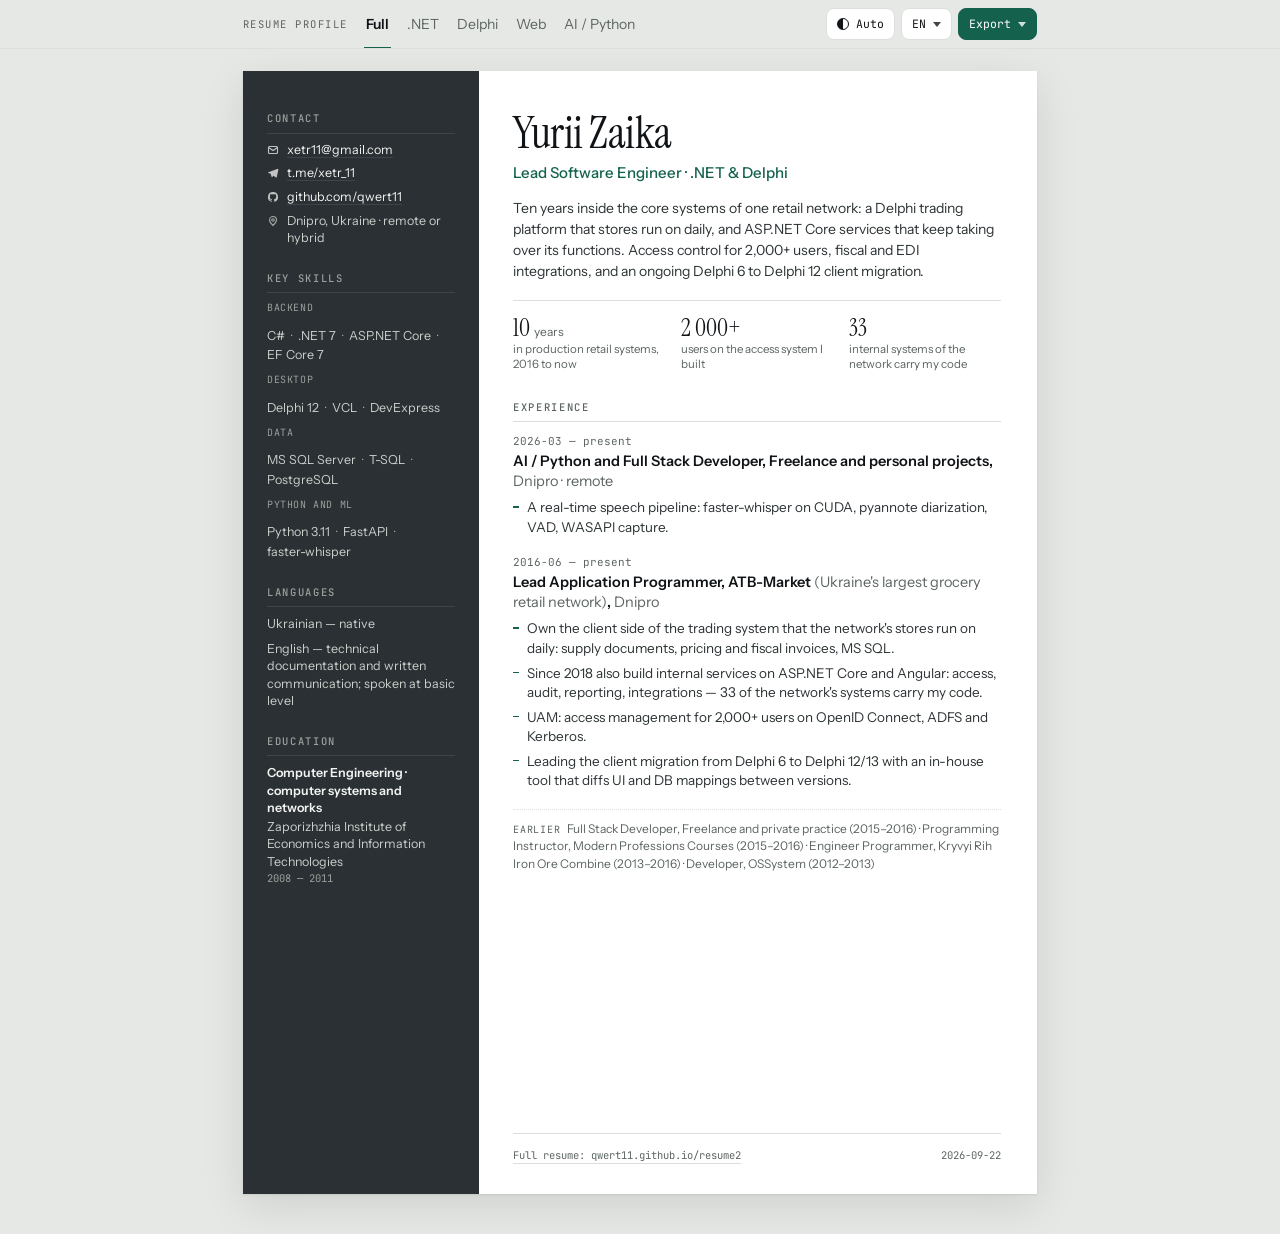
<file: output/site/index.html>
<!doctype html>
<html lang="en">
<head>
<meta charset="utf-8">
<meta name="viewport" content="width=device-width,initial-scale=1">
<title>Yurii Zaika — Lead Software Engineer · .NET & Delphi</title>
<meta name="description" content="Ten years inside the core systems of one retail network: a Delphi trading platform that stores run on daily, and ASP.NET Core services that keep taking over its functions. Access control for 2,000+ users, fiscal and EDI integrations, and an ongoing Delphi 6 to Delphi 12 client migration.">
<link rel="preconnect" href="https://fonts.googleapis.com">
<link rel="preconnect" href="https://fonts.gstatic.com" crossorigin>
<link rel="stylesheet" href="https://fonts.googleapis.com/css2?family=Instrument+Sans:wght@400;500;600&family=Instrument+Serif&family=JetBrains+Mono:wght@400;500&display=swap">
<link rel="stylesheet" href="assets/css/site.css">
</head>
<body data-target="full">
<script>window.RESUME_DATA = {"profile": {"name": {"uk": "Юрій Заїка", "en": "Yurii Zaika"}, "location": {"uk": "Дніпро, Україна · віддалено або гібрид", "en": "Dnipro, Ukraine · remote or hybrid"}, "titles": {"full": {"uk": "Провідний інженер ПЗ · .NET та Delphi", "en": "Lead Software Engineer · .NET & Delphi"}, "dotnet": {"uk": "Senior .NET інженер", "en": "Senior .NET Engineer"}, "delphi": {"uk": "Senior Delphi інженер · модернізація legacy", "en": "Senior Delphi Engineer · Legacy Modernization"}, "web": {"uk": "Full Stack інженер · .NET та Angular", "en": "Full Stack Engineer · .NET & Angular"}, "ai": {"uk": "AI / Python інженер", "en": "AI / Python Engineer"}}, "summary": {"full": {"uk": "Десять років усередині ядра однієї роздрібної мережі: торгова система на Delphi, якою щодня працюють магазини, і сервіси на ASP.NET Core, що поступово забирають її функції. Доступи для 2000+ користувачів, фіскальні та EDI-інтеграції, міграція клієнта з Delphi 6 на Delphi 12.", "en": "Ten years inside the core systems of one retail network: a Delphi trading platform that stores run on daily, and ASP.NET Core services that keep taking over its functions. Access control for 2,000+ users, fiscal and EDI integrations, and an ongoing Delphi 6 to Delphi 12 client migration."}, "dotnet": {"uk": "Senior .NET інженер: ASP.NET Core та Web API на .NET 7, EF Core і T-SQL, інтеграції з Kafka, EDI, M.E.Doc та Oracle EBS, аутентифікація через OIDC, ADFS і Kerberos. Власна система керування доступом на 2000+ користувачів.", "en": "Senior .NET engineer: ASP.NET Core and Web API on .NET 7, EF Core and T-SQL, integrations over Kafka, EDI, M.E.Doc and Oracle EBS, authentication through OIDC, ADFS and Kerberos. Built the in-house access management system used by 2,000+ people."}, "delphi": {"uk": "Delphi-інженер із десятирічним досвідом супроводу торгової системи у продакшені: клієнт, якому щодня довіряють магазини мережі, MS SQL, фіскальний контур. Веду міграцію клієнта з Delphi 6 на Delphi 12 і написав інструмент звіряння інтерфейсу та мапінгу БД між версіями.", "en": "Delphi engineer with ten years of production ownership of a retail trading system: the client the network's stores run on daily, MS SQL, the fiscal workflows. Currently migrating the client from Delphi 6 to Delphi 12, with a purpose-built tool that diffs UI and database mappings between the two versions."}, "web": {"uk": "Full stack інженер: ASP.NET Core та Web API на бекенді, Angular 13 з Kendo UI і Razor на фронті, real-time через SignalR. Внутрішні системи для роздрібної мережі — доступи, аудит, звітність, інтеграції.", "en": "Full stack engineer: ASP.NET Core and Web API on the back end, Angular 13 with Kendo UI and Razor on the front, real-time over SignalR. Internal systems for a retail network: access control, audit, reporting, integrations."}, "ai": {"uk": "Десять років промислової розробки — і власний трек у Python та ML. Побудував голосовий пайплайн реального часу: faster-whisper на CUDA, діаризація pyannote, VAD і потокова обробка, з регресійними замірами затримки та RTF. Поряд — конвеєри даних на SQLAlchemy і Playwright та щоденна робота з ІІ-агентами.", "en": "Ten years of production engineering plus a personal track in Python and ML. Built a real-time speech pipeline: faster-whisper on CUDA, pyannote diarization, VAD and streaming, with regression measurements of latency and RTF. Alongside it: data pipelines on SQLAlchemy and Playwright, and daily work with AI agents."}}, "contacts": [{"id": "email", "label": "xetr11@gmail.com", "href": "mailto:xetr11@gmail.com"}, {"id": "telegram", "label": "t.me/xetr_11", "href": "https://t.me/xetr_11"}, {"id": "github", "label": "github.com/qwert11", "href": "https://github.com/qwert11"}], "metrics": [{"value": "10", "unit": {"uk": "років", "en": "years"}, "label": {"uk": "у виробничих системах роздрібу, з 2016 і донині", "en": "in production retail systems, 2016 to now"}, "tags": ["full", "dotnet", "delphi", "web", "ai"]}, {"value": "2 000+", "unit": {"uk": "", "en": ""}, "label": {"uk": "користувачів у системі доступів, яку я побудував", "en": "users on the access system I built"}, "tags": ["full", "dotnet", "web"]}, {"value": "33", "unit": {"uk": "", "en": ""}, "label": {"uk": "внутрішні системи мережі, у яких є мій код", "en": "internal systems of the network carry my code"}, "tags": ["full", "dotnet", "delphi", "web"]}, {"value": "2", "unit": {"uk": "стеки", "en": "stacks"}, "label": {"uk": "Delphi і .NET — паралельно, без зупинки бізнесу", "en": "Delphi and .NET in parallel, with the business running"}, "tags": ["full", "delphi"]}, {"value": ".NET 7", "unit": {"uk": "", "en": ""}, "label": {"uk": "основна платформа внутрішніх сервісів мережі", "en": "the main platform of the network's internal services"}, "tags": ["dotnet", "web"]}, {"value": "27", "unit": {"uk": "", "en": ""}, "label": {"uk": "репозиторіїв за 2026 рік: фриланс і власні проєкти", "en": "repositories in 2026: freelance and personal projects"}, "tags": ["ai", "python", "web"]}, {"value": "6", "unit": {"uk": "джерел", "en": "sources"}, "label": {"uk": "у конвеєрі збору оголошень: OLX, ЛУН, Rieltor, Metrazh, Telegram, FB", "en": "in the listings pipeline: OLX, LUN, Rieltor, Metrazh, Telegram, FB"}, "tags": ["ai", "python"]}], "sections": {"stack": {"uk": "Стек", "en": "Stack"}, "strengths": {"uk": "Що я зробив", "en": "What I delivered"}, "summary_cards": {"uk": "Коротко", "en": "At a glance"}, "projects": {"uk": "Ключові проєкти", "en": "Key projects"}, "details": {"uk": "Досвід", "en": "Experience"}, "education": {"uk": "Освіта та сертифікати", "en": "Education and certificates"}, "domain": {"uk": "Предметна область", "en": "Domain knowledge"}, "languages": {"uk": "Мови", "en": "Languages"}, "side": {"uk": "Код на GitHub", "en": "Code on GitHub"}}, "ui": {"auto": {"uk": "Авто", "en": "Auto"}, "light": {"uk": "Світла", "en": "Light"}, "dark": {"uk": "Темна", "en": "Dark"}, "pdf": {"uk": "PDF", "en": "PDF"}, "word": {"uk": "Word", "en": "Word"}, "markdown": {"uk": "Markdown", "en": "Markdown"}, "full": {"uk": "Все", "en": "Full"}, "dotnet": {"uk": ".NET", "en": ".NET"}, "delphi": {"uk": "Delphi", "en": "Delphi"}, "web": {"uk": "Web", "en": "Web"}, "ai": {"uk": "AI / Python", "en": "AI / Python"}, "ua": {"uk": "Укр", "en": "UA"}, "en": {"uk": "Анг", "en": "EN"}, "details_anchor": {"uk": "Деталі нижче", "en": "Details below"}, "present": {"uk": "донині", "en": "present"}, "profiles_hint": {"uk": "Профіль резюме", "en": "Resume profile"}}}, "sections": {"stack": {"uk": "Стек", "en": "Stack"}, "strengths": {"uk": "Що я зробив", "en": "What I delivered"}, "summary_cards": {"uk": "Коротко", "en": "At a glance"}, "projects": {"uk": "Ключові проєкти", "en": "Key projects"}, "details": {"uk": "Досвід", "en": "Experience"}, "education": {"uk": "Освіта та сертифікати", "en": "Education and certificates"}, "domain": {"uk": "Предметна область", "en": "Domain knowledge"}, "languages": {"uk": "Мови", "en": "Languages"}, "side": {"uk": "Код на GitHub", "en": "Code on GitHub"}}, "ui": {"auto": {"uk": "Авто", "en": "Auto"}, "light": {"uk": "Світла", "en": "Light"}, "dark": {"uk": "Темна", "en": "Dark"}, "pdf": {"uk": "PDF", "en": "PDF"}, "word": {"uk": "Word", "en": "Word"}, "markdown": {"uk": "Markdown", "en": "Markdown"}, "full": {"uk": "Все", "en": "Full"}, "dotnet": {"uk": ".NET", "en": ".NET"}, "delphi": {"uk": "Delphi", "en": "Delphi"}, "web": {"uk": "Web", "en": "Web"}, "ai": {"uk": "AI / Python", "en": "AI / Python"}, "ua": {"uk": "Укр", "en": "UA"}, "en": {"uk": "Анг", "en": "EN"}, "details_anchor": {"uk": "Деталі нижче", "en": "Details below"}, "present": {"uk": "донині", "en": "present"}, "profiles_hint": {"uk": "Профіль резюме", "en": "Resume profile"}}, "titleTextObj": {"uk": "Провідний інженер ПЗ · .NET та Delphi", "en": "Lead Software Engineer · .NET & Delphi"}, "summaryTextObj": {"uk": "Десять років усередині ядра однієї роздрібної мережі: торгова система на Delphi, якою щодня працюють магазини, і сервіси на ASP.NET Core, що поступово забирають її функції. Доступи для 2000+ користувачів, фіскальні та EDI-інтеграції, міграція клієнта з Delphi 6 на Delphi 12.", "en": "Ten years inside the core systems of one retail network: a Delphi trading platform that stores run on daily, and ASP.NET Core services that keep taking over its functions. Access control for 2,000+ users, fiscal and EDI integrations, and an ongoing Delphi 6 to Delphi 12 client migration."}};</script>
<script src="assets/js/theme.js"></script>

<a class="skip" href="#main">Skip to content</a>

<header class="topbar">
  <div class="topbar-in">
    <nav class="profiles" aria-label="Resume profiles">
      <span class="profiles-hint" data-i18n-profiles-hint></span>
      <a href="index.html" class="active" data-i18n-nav-full></a>
      <a href="dotnet/index.html" class="" data-i18n-nav-dotnet></a>
      <a href="delphi/index.html" class="" data-i18n-nav-delphi></a>
      <a href="web/index.html" class="" data-i18n-nav-web></a>
      <a href="ai/index.html" class="" data-i18n-nav-ai></a>
    </nav>
    <div class="tools">
      <button type="button" class="btn" data-theme-cycle aria-label="Theme"></button>
      <details class="dd dd-lang">
        <summary class="btn" data-i18n-lang-current></summary>
        <div class="menu">
          <button type="button" data-lang="uk"></button>
          <button type="button" data-lang="en"></button>
        </div>
      </details>
      <details class="dd dd-export">
        <summary class="btn primary" data-i18n-export></summary>
        <div class="menu">
          <a href="resume.pdf" data-dl-pdf data-i18n-btn-pdf></a>
          <a href="resume.docx" data-dl-docx data-i18n-btn-word></a>
          <a href="resume.md" data-dl-md data-i18n-btn-markdown></a>
        </div>
      </details>
    </div>
  </div>
</header>

<div class="page">

  <div class="sheet">

    <aside class="side">
      <section class="sblock">
        <h2 data-i18n-section-contacts></h2>
        <ul class="contacts">
          <li class="c-email"><a href="mailto:xetr11@gmail.com">xetr11@gmail.com</a></li>
          <li class="c-telegram"><a href="https://t.me/xetr_11" target="_blank" rel="noopener">t.me/xetr_11</a></li>
          <li class="c-github"><a href="https://github.com/qwert11" target="_blank" rel="noopener">github.com/qwert11</a></li>
          <li class="c-place" data-uk="Дніпро, Україна · віддалено або гібрид" data-en="Dnipro, Ukraine · remote or hybrid">Dnipro, Ukraine · remote or hybrid</li>
        </ul>
      </section>

      <section class="sblock">
        <h2 data-i18n-section-stack></h2>
        <dl class="stack">
          <dt data-uk="Бекенд" data-en="Backend">Backend</dt>
          <dd><span data-uk="C#" data-en="C#">C#</span> <span data-uk=".NET 7" data-en=".NET 7">.NET 7</span> <span data-uk="ASP.NET Core" data-en="ASP.NET Core">ASP.NET Core</span> <span data-uk="EF Core 7" data-en="EF Core 7">EF Core 7</span> </dd>
          <dt data-uk="Десктоп" data-en="Desktop">Desktop</dt>
          <dd><span data-uk="Delphi 12" data-en="Delphi 12">Delphi 12</span> <span data-uk="VCL" data-en="VCL">VCL</span> <span data-uk="DevExpress" data-en="DevExpress">DevExpress</span> </dd>
          <dt data-uk="Дані" data-en="Data">Data</dt>
          <dd><span data-uk="MS SQL Server" data-en="MS SQL Server">MS SQL Server</span> <span data-uk="T-SQL" data-en="T-SQL">T-SQL</span> <span data-uk="PostgreSQL" data-en="PostgreSQL">PostgreSQL</span> </dd>
          <dt data-uk="Python та ML" data-en="Python and ML">Python and ML</dt>
          <dd><span data-uk="Python 3.11" data-en="Python 3.11">Python 3.11</span> <span data-uk="FastAPI" data-en="FastAPI">FastAPI</span> <span data-uk="faster-whisper" data-en="faster-whisper">faster-whisper</span> </dd>
        </dl>
      </section>

      <section class="sblock">
        <h2 data-i18n-section-languages></h2>
        <ul class="plain">
          <li data-uk="Українська — рідна" data-en="Ukrainian — native">Ukrainian — native</li>
          <li data-uk="Англійська — технічна документація і листування; розмовна — базова" data-en="English — technical documentation and written communication; spoken at basic level">English — technical documentation and written communication; spoken at basic level</li>
        </ul>
      </section>

      <section class="sblock">
        <h2 data-i18n-section-education></h2>
        <ul class="plain edu">
          <li>
            <b data-uk="Комп'ютерна інженерія · комп'ютерні системи та мережі" data-en="Computer Engineering · computer systems and networks">Computer Engineering · computer systems and networks</b>
            <span data-uk="Запорізький інститут економіки та інформаційних технологій" data-en="Zaporizhzhia Institute of Economics and Information Technologies">Zaporizhzhia Institute of Economics and Information Technologies</span>
            <span class="when">2008 — 2011</span>
          </li>
        </ul>
      </section>
    </aside>

    <main id="main" class="body">
      <header class="head">
        <h1 data-i18n-name>Yurii Zaika</h1>
        <p class="role" data-i18n-target-title>Lead Software Engineer · .NET & Delphi</p>
        <p class="summary" data-i18n-summary>Ten years inside the core systems of one retail network: a Delphi trading platform that stores run on daily, and ASP.NET Core services that keep taking over its functions. Access control for 2,000+ users, fiscal and EDI integrations, and an ongoing Delphi 6 to Delphi 12 client migration.</p>
      </header>

      <ul class="figures">
        <li>
          <b>10 <span data-uk="років" data-en="years">years</span></b>
          <span data-uk="у виробничих системах роздрібу, з 2016 і донині" data-en="in production retail systems, 2016 to now">in production retail systems, 2016 to now</span>
        </li>
        <li>
          <b>2 000+</b>
          <span data-uk="користувачів у системі доступів, яку я побудував" data-en="users on the access system I built">users on the access system I built</span>
        </li>
        <li>
          <b>33</b>
          <span data-uk="внутрішні системи мережі, у яких є мій код" data-en="internal systems of the network carry my code">internal systems of the network carry my code</span>
        </li>
      </ul>

      <section class="block">
        <h2 data-i18n-section-details></h2>
        <article class="job">
          <p class="when">2026-03 — <span data-i18n-present></span></p>
          <h3><span data-uk="AI / Python та full stack розробник" data-en="AI / Python and Full Stack Developer">AI / Python and Full Stack Developer</span>, <span data-uk="Фриланс і власні проєкти" data-en="Freelance and personal projects">Freelance and personal projects</span>, <span class="city" data-uk="Дніпро · віддалено" data-en="Dnipro · remote">Dnipro · remote</span></h3>
          <ul class="points">
            <li data-uk="Голосовий пайплайн реального часу: faster-whisper на CUDA, діаризація pyannote, VAD, потоковий захват WASAPI." data-en="A real-time speech pipeline: faster-whisper on CUDA, pyannote diarization, VAD, WASAPI capture.">A real-time speech pipeline: faster-whisper on CUDA, pyannote diarization, VAD, WASAPI capture.</li>
          </ul>
        </article>
        <article class="job">
          <p class="when">2016-06 — <span data-i18n-present></span></p>
          <h3><span data-uk="Провідний прикладний програміст" data-en="Lead Application Programmer">Lead Application Programmer</span>, <span data-uk="АТБ-Маркет" data-en="ATB-Market">ATB-Market</span> <span class="note" data-uk="(найбільша продуктова мережа України)" data-en="(Ukraine's largest grocery retail network)">(Ukraine's largest grocery retail network)</span>, <span class="city" data-uk="Дніпро" data-en="Dnipro">Dnipro</span></h3>
          <ul class="points">
            <li data-uk="Відповідаю за клієнтську частину торгової системи, якою щодня працюють магазини мережі: документи постачання, ціни, фіскальні накладні, MS SQL." data-en="Own the client side of the trading system that the network's stores run on daily: supply documents, pricing and fiscal invoices, MS SQL.">Own the client side of the trading system that the network's stores run on daily: supply documents, pricing and fiscal invoices, MS SQL.</li>
            <li data-uk="З 2018 паралельно будую внутрішні сервіси на ASP.NET Core і Angular: доступи, аудит, звітність, інтеграції — 33 системи мережі містять мій код." data-en="Since 2018 also build internal services on ASP.NET Core and Angular: access, audit, reporting, integrations — 33 of the network's systems carry my code.">Since 2018 also build internal services on ASP.NET Core and Angular: access, audit, reporting, integrations — 33 of the network's systems carry my code.</li>
            <li data-uk="UAM: система керування доступом для 2000+ користувачів на OpenID Connect, ADFS і Kerberos." data-en="UAM: access management for 2,000+ users on OpenID Connect, ADFS and Kerberos.">UAM: access management for 2,000+ users on OpenID Connect, ADFS and Kerberos.</li>
            <li data-uk="Веду міграцію клієнта з Delphi 6 на Delphi 12/13 з власним інструментом звіряння інтерфейсу і мапінгу БД між версіями." data-en="Leading the client migration from Delphi 6 to Delphi 12/13 with an in-house tool that diffs UI and DB mappings between versions.">Leading the client migration from Delphi 6 to Delphi 12/13 with an in-house tool that diffs UI and DB mappings between versions.</li>
          </ul>
        </article>
        <p class="earlier"><span class="lbl" data-i18n-earlier></span> <span data-uk="Фулстек-розробник, Фриланс і приватна практика (2015–2016) · Викладач програмування, Курси сучасних професій (2015–2016) · Інженер-програміст, Криворізький залізорудний комбінат (2013–2016) · Програміст, ОССистем (2012–2013)" data-en="Full Stack Developer, Freelance and private practice (2015–2016) · Programming Instructor, Modern Professions Courses (2015–2016) · Engineer Programmer, Kryvyi Rih Iron Ore Combine (2013–2016) · Developer, OSSystem (2012–2013)">Full Stack Developer, Freelance and private practice (2015–2016) · Programming Instructor, Modern Professions Courses (2015–2016) · Engineer Programmer, Kryvyi Rih Iron Ore Combine (2013–2016) · Developer, OSSystem (2012–2013)</span></p>
      </section>

      <footer class="foot">
        <a href="https://qwert11.github.io/resume2/" target="_blank" rel="noopener" data-i18n-full-link>https://qwert11.github.io/resume2/</a>
        <span class="muted">2026-09-22</span>
      </footer>
    </main>

  </div>
</div>

<script src="assets/js/i18n.js"></script>
</body>
</html>
</file>
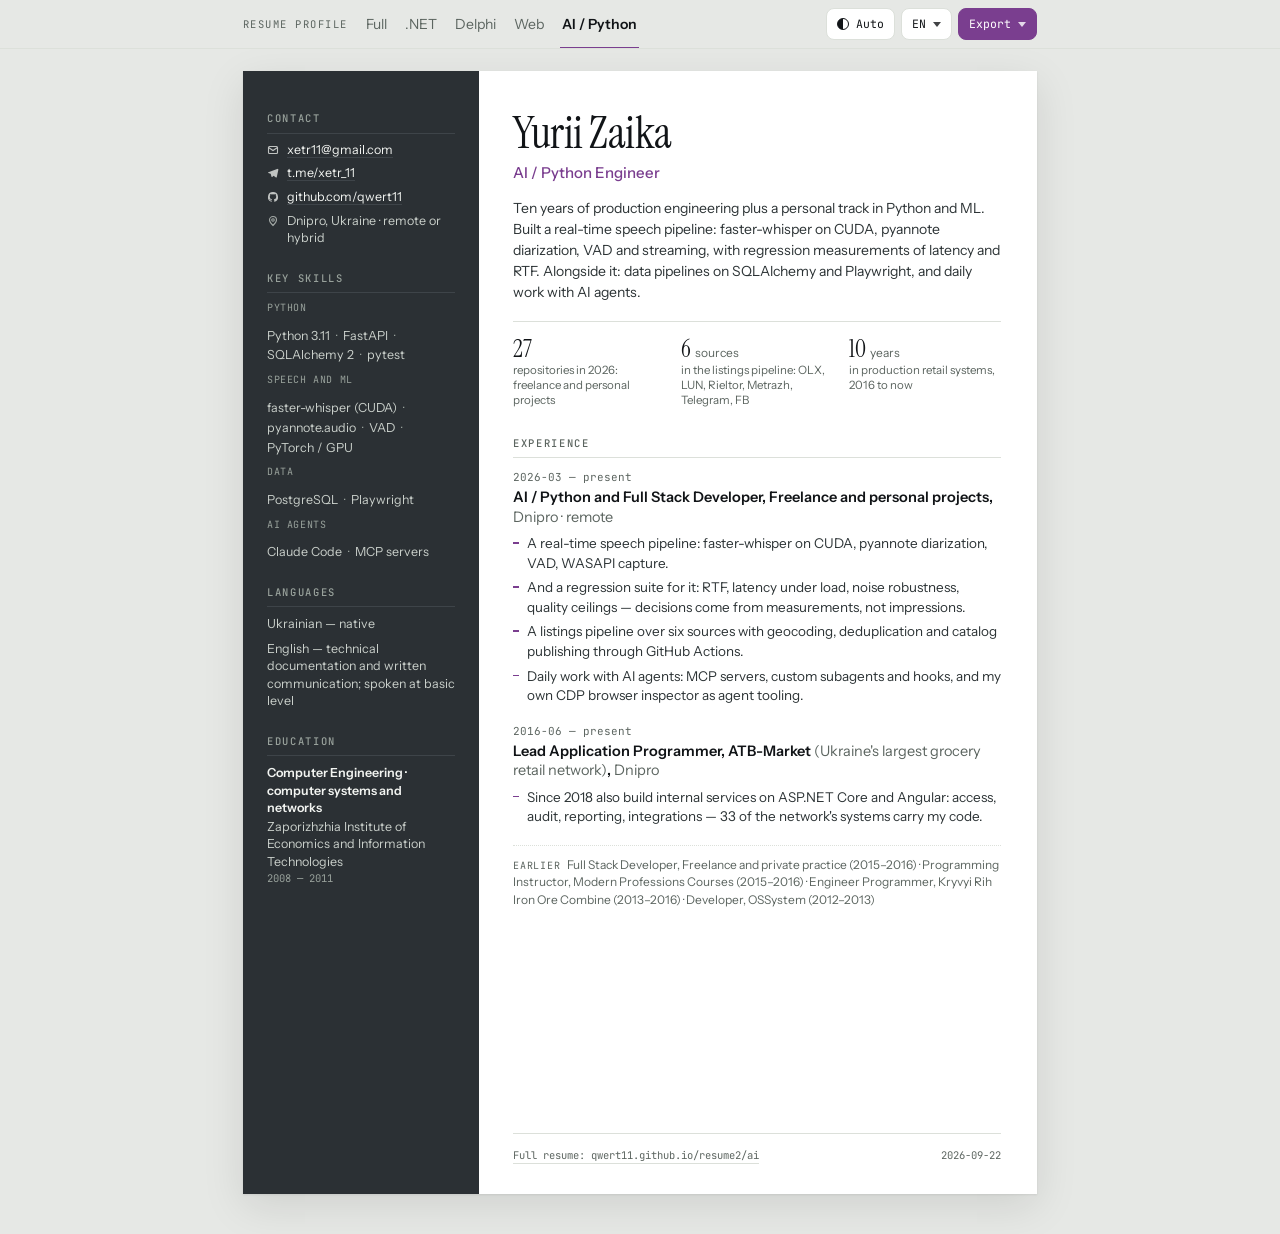
<file: output/site/ai/index.html>
<!doctype html>
<html lang="en">
<head>
<meta charset="utf-8">
<meta name="viewport" content="width=device-width,initial-scale=1">
<title>Yurii Zaika — AI / Python Engineer</title>
<meta name="description" content="Ten years of production engineering plus a personal track in Python and ML. Built a real-time speech pipeline: faster-whisper on CUDA, pyannote diarization, VAD and streaming, with regression measurements of latency and RTF. Alongside it: data pipelines on SQLAlchemy and Playwright, and daily work with AI agents.">
<link rel="preconnect" href="https://fonts.googleapis.com">
<link rel="preconnect" href="https://fonts.gstatic.com" crossorigin>
<link rel="stylesheet" href="https://fonts.googleapis.com/css2?family=Instrument+Sans:wght@400;500;600&family=Instrument+Serif&family=JetBrains+Mono:wght@400;500&display=swap">
<link rel="stylesheet" href="../assets/css/site.css">
</head>
<body data-target="ai">
<script>window.RESUME_DATA = {"profile": {"name": {"uk": "Юрій Заїка", "en": "Yurii Zaika"}, "location": {"uk": "Дніпро, Україна · віддалено або гібрид", "en": "Dnipro, Ukraine · remote or hybrid"}, "titles": {"full": {"uk": "Провідний інженер ПЗ · .NET та Delphi", "en": "Lead Software Engineer · .NET & Delphi"}, "dotnet": {"uk": "Senior .NET інженер", "en": "Senior .NET Engineer"}, "delphi": {"uk": "Senior Delphi інженер · модернізація legacy", "en": "Senior Delphi Engineer · Legacy Modernization"}, "web": {"uk": "Full Stack інженер · .NET та Angular", "en": "Full Stack Engineer · .NET & Angular"}, "ai": {"uk": "AI / Python інженер", "en": "AI / Python Engineer"}}, "summary": {"full": {"uk": "Десять років усередині ядра однієї роздрібної мережі: торгова система на Delphi, якою щодня працюють магазини, і сервіси на ASP.NET Core, що поступово забирають її функції. Доступи для 2000+ користувачів, фіскальні та EDI-інтеграції, міграція клієнта з Delphi 6 на Delphi 12.", "en": "Ten years inside the core systems of one retail network: a Delphi trading platform that stores run on daily, and ASP.NET Core services that keep taking over its functions. Access control for 2,000+ users, fiscal and EDI integrations, and an ongoing Delphi 6 to Delphi 12 client migration."}, "dotnet": {"uk": "Senior .NET інженер: ASP.NET Core та Web API на .NET 7, EF Core і T-SQL, інтеграції з Kafka, EDI, M.E.Doc та Oracle EBS, аутентифікація через OIDC, ADFS і Kerberos. Власна система керування доступом на 2000+ користувачів.", "en": "Senior .NET engineer: ASP.NET Core and Web API on .NET 7, EF Core and T-SQL, integrations over Kafka, EDI, M.E.Doc and Oracle EBS, authentication through OIDC, ADFS and Kerberos. Built the in-house access management system used by 2,000+ people."}, "delphi": {"uk": "Delphi-інженер із десятирічним досвідом супроводу торгової системи у продакшені: клієнт, якому щодня довіряють магазини мережі, MS SQL, фіскальний контур. Веду міграцію клієнта з Delphi 6 на Delphi 12 і написав інструмент звіряння інтерфейсу та мапінгу БД між версіями.", "en": "Delphi engineer with ten years of production ownership of a retail trading system: the client the network's stores run on daily, MS SQL, the fiscal workflows. Currently migrating the client from Delphi 6 to Delphi 12, with a purpose-built tool that diffs UI and database mappings between the two versions."}, "web": {"uk": "Full stack інженер: ASP.NET Core та Web API на бекенді, Angular 13 з Kendo UI і Razor на фронті, real-time через SignalR. Внутрішні системи для роздрібної мережі — доступи, аудит, звітність, інтеграції.", "en": "Full stack engineer: ASP.NET Core and Web API on the back end, Angular 13 with Kendo UI and Razor on the front, real-time over SignalR. Internal systems for a retail network: access control, audit, reporting, integrations."}, "ai": {"uk": "Десять років промислової розробки — і власний трек у Python та ML. Побудував голосовий пайплайн реального часу: faster-whisper на CUDA, діаризація pyannote, VAD і потокова обробка, з регресійними замірами затримки та RTF. Поряд — конвеєри даних на SQLAlchemy і Playwright та щоденна робота з ІІ-агентами.", "en": "Ten years of production engineering plus a personal track in Python and ML. Built a real-time speech pipeline: faster-whisper on CUDA, pyannote diarization, VAD and streaming, with regression measurements of latency and RTF. Alongside it: data pipelines on SQLAlchemy and Playwright, and daily work with AI agents."}}, "contacts": [{"id": "email", "label": "xetr11@gmail.com", "href": "mailto:xetr11@gmail.com"}, {"id": "telegram", "label": "t.me/xetr_11", "href": "https://t.me/xetr_11"}, {"id": "github", "label": "github.com/qwert11", "href": "https://github.com/qwert11"}], "metrics": [{"value": "10", "unit": {"uk": "років", "en": "years"}, "label": {"uk": "у виробничих системах роздрібу, з 2016 і донині", "en": "in production retail systems, 2016 to now"}, "tags": ["full", "dotnet", "delphi", "web", "ai"]}, {"value": "2 000+", "unit": {"uk": "", "en": ""}, "label": {"uk": "користувачів у системі доступів, яку я побудував", "en": "users on the access system I built"}, "tags": ["full", "dotnet", "web"]}, {"value": "33", "unit": {"uk": "", "en": ""}, "label": {"uk": "внутрішні системи мережі, у яких є мій код", "en": "internal systems of the network carry my code"}, "tags": ["full", "dotnet", "delphi", "web"]}, {"value": "2", "unit": {"uk": "стеки", "en": "stacks"}, "label": {"uk": "Delphi і .NET — паралельно, без зупинки бізнесу", "en": "Delphi and .NET in parallel, with the business running"}, "tags": ["full", "delphi"]}, {"value": ".NET 7", "unit": {"uk": "", "en": ""}, "label": {"uk": "основна платформа внутрішніх сервісів мережі", "en": "the main platform of the network's internal services"}, "tags": ["dotnet", "web"]}, {"value": "27", "unit": {"uk": "", "en": ""}, "label": {"uk": "репозиторіїв за 2026 рік: фриланс і власні проєкти", "en": "repositories in 2026: freelance and personal projects"}, "tags": ["ai", "python", "web"]}, {"value": "6", "unit": {"uk": "джерел", "en": "sources"}, "label": {"uk": "у конвеєрі збору оголошень: OLX, ЛУН, Rieltor, Metrazh, Telegram, FB", "en": "in the listings pipeline: OLX, LUN, Rieltor, Metrazh, Telegram, FB"}, "tags": ["ai", "python"]}], "sections": {"stack": {"uk": "Стек", "en": "Stack"}, "strengths": {"uk": "Що я зробив", "en": "What I delivered"}, "summary_cards": {"uk": "Коротко", "en": "At a glance"}, "projects": {"uk": "Ключові проєкти", "en": "Key projects"}, "details": {"uk": "Досвід", "en": "Experience"}, "education": {"uk": "Освіта та сертифікати", "en": "Education and certificates"}, "domain": {"uk": "Предметна область", "en": "Domain knowledge"}, "languages": {"uk": "Мови", "en": "Languages"}, "side": {"uk": "Код на GitHub", "en": "Code on GitHub"}}, "ui": {"auto": {"uk": "Авто", "en": "Auto"}, "light": {"uk": "Світла", "en": "Light"}, "dark": {"uk": "Темна", "en": "Dark"}, "pdf": {"uk": "PDF", "en": "PDF"}, "word": {"uk": "Word", "en": "Word"}, "markdown": {"uk": "Markdown", "en": "Markdown"}, "full": {"uk": "Все", "en": "Full"}, "dotnet": {"uk": ".NET", "en": ".NET"}, "delphi": {"uk": "Delphi", "en": "Delphi"}, "web": {"uk": "Web", "en": "Web"}, "ai": {"uk": "AI / Python", "en": "AI / Python"}, "ua": {"uk": "Укр", "en": "UA"}, "en": {"uk": "Анг", "en": "EN"}, "details_anchor": {"uk": "Деталі нижче", "en": "Details below"}, "present": {"uk": "донині", "en": "present"}, "profiles_hint": {"uk": "Профіль резюме", "en": "Resume profile"}}}, "sections": {"stack": {"uk": "Стек", "en": "Stack"}, "strengths": {"uk": "Що я зробив", "en": "What I delivered"}, "summary_cards": {"uk": "Коротко", "en": "At a glance"}, "projects": {"uk": "Ключові проєкти", "en": "Key projects"}, "details": {"uk": "Досвід", "en": "Experience"}, "education": {"uk": "Освіта та сертифікати", "en": "Education and certificates"}, "domain": {"uk": "Предметна область", "en": "Domain knowledge"}, "languages": {"uk": "Мови", "en": "Languages"}, "side": {"uk": "Код на GitHub", "en": "Code on GitHub"}}, "ui": {"auto": {"uk": "Авто", "en": "Auto"}, "light": {"uk": "Світла", "en": "Light"}, "dark": {"uk": "Темна", "en": "Dark"}, "pdf": {"uk": "PDF", "en": "PDF"}, "word": {"uk": "Word", "en": "Word"}, "markdown": {"uk": "Markdown", "en": "Markdown"}, "full": {"uk": "Все", "en": "Full"}, "dotnet": {"uk": ".NET", "en": ".NET"}, "delphi": {"uk": "Delphi", "en": "Delphi"}, "web": {"uk": "Web", "en": "Web"}, "ai": {"uk": "AI / Python", "en": "AI / Python"}, "ua": {"uk": "Укр", "en": "UA"}, "en": {"uk": "Анг", "en": "EN"}, "details_anchor": {"uk": "Деталі нижче", "en": "Details below"}, "present": {"uk": "донині", "en": "present"}, "profiles_hint": {"uk": "Профіль резюме", "en": "Resume profile"}}, "titleTextObj": {"uk": "AI / Python інженер", "en": "AI / Python Engineer"}, "summaryTextObj": {"uk": "Десять років промислової розробки — і власний трек у Python та ML. Побудував голосовий пайплайн реального часу: faster-whisper на CUDA, діаризація pyannote, VAD і потокова обробка, з регресійними замірами затримки та RTF. Поряд — конвеєри даних на SQLAlchemy і Playwright та щоденна робота з ІІ-агентами.", "en": "Ten years of production engineering plus a personal track in Python and ML. Built a real-time speech pipeline: faster-whisper on CUDA, pyannote diarization, VAD and streaming, with regression measurements of latency and RTF. Alongside it: data pipelines on SQLAlchemy and Playwright, and daily work with AI agents."}};</script>
<script src="../assets/js/theme.js"></script>

<a class="skip" href="#main">Skip to content</a>

<header class="topbar">
  <div class="topbar-in">
    <nav class="profiles" aria-label="Resume profiles">
      <span class="profiles-hint" data-i18n-profiles-hint></span>
      <a href="../index.html" class="" data-i18n-nav-full></a>
      <a href="../dotnet/index.html" class="" data-i18n-nav-dotnet></a>
      <a href="../delphi/index.html" class="" data-i18n-nav-delphi></a>
      <a href="../web/index.html" class="" data-i18n-nav-web></a>
      <a href="../ai/index.html" class="active" data-i18n-nav-ai></a>
    </nav>
    <div class="tools">
      <button type="button" class="btn" data-theme-cycle aria-label="Theme"></button>
      <details class="dd dd-lang">
        <summary class="btn" data-i18n-lang-current></summary>
        <div class="menu">
          <button type="button" data-lang="uk"></button>
          <button type="button" data-lang="en"></button>
        </div>
      </details>
      <details class="dd dd-export">
        <summary class="btn primary" data-i18n-export></summary>
        <div class="menu">
          <a href="resume.pdf" data-dl-pdf data-i18n-btn-pdf></a>
          <a href="resume.docx" data-dl-docx data-i18n-btn-word></a>
          <a href="resume.md" data-dl-md data-i18n-btn-markdown></a>
        </div>
      </details>
    </div>
  </div>
</header>

<div class="page">

  <div class="sheet">

    <aside class="side">
      <section class="sblock">
        <h2 data-i18n-section-contacts></h2>
        <ul class="contacts">
          <li class="c-email"><a href="mailto:xetr11@gmail.com">xetr11@gmail.com</a></li>
          <li class="c-telegram"><a href="https://t.me/xetr_11" target="_blank" rel="noopener">t.me/xetr_11</a></li>
          <li class="c-github"><a href="https://github.com/qwert11" target="_blank" rel="noopener">github.com/qwert11</a></li>
          <li class="c-place" data-uk="Дніпро, Україна · віддалено або гібрид" data-en="Dnipro, Ukraine · remote or hybrid">Dnipro, Ukraine · remote or hybrid</li>
        </ul>
      </section>

      <section class="sblock">
        <h2 data-i18n-section-stack></h2>
        <dl class="stack">
          <dt data-uk="Python" data-en="Python">Python</dt>
          <dd><span data-uk="Python 3.11" data-en="Python 3.11">Python 3.11</span> <span data-uk="FastAPI" data-en="FastAPI">FastAPI</span> <span data-uk="SQLAlchemy 2" data-en="SQLAlchemy 2">SQLAlchemy 2</span> <span data-uk="pytest" data-en="pytest">pytest</span> </dd>
          <dt data-uk="Мова та ML" data-en="Speech and ML">Speech and ML</dt>
          <dd><span data-uk="faster-whisper (CUDA)" data-en="faster-whisper (CUDA)">faster-whisper (CUDA)</span> <span data-uk="pyannote.audio" data-en="pyannote.audio">pyannote.audio</span> <span data-uk="VAD" data-en="VAD">VAD</span> <span data-uk="PyTorch / GPU" data-en="PyTorch / GPU">PyTorch / GPU</span> </dd>
          <dt data-uk="Дані" data-en="Data">Data</dt>
          <dd><span data-uk="PostgreSQL" data-en="PostgreSQL">PostgreSQL</span> <span data-uk="Playwright" data-en="Playwright">Playwright</span> </dd>
          <dt data-uk="ІІ-агенти" data-en="AI agents">AI agents</dt>
          <dd><span data-uk="Claude Code" data-en="Claude Code">Claude Code</span> <span data-uk="MCP-сервери" data-en="MCP servers">MCP servers</span> </dd>
        </dl>
      </section>

      <section class="sblock">
        <h2 data-i18n-section-languages></h2>
        <ul class="plain">
          <li data-uk="Українська — рідна" data-en="Ukrainian — native">Ukrainian — native</li>
          <li data-uk="Англійська — технічна документація і листування; розмовна — базова" data-en="English — technical documentation and written communication; spoken at basic level">English — technical documentation and written communication; spoken at basic level</li>
        </ul>
      </section>

      <section class="sblock">
        <h2 data-i18n-section-education></h2>
        <ul class="plain edu">
          <li>
            <b data-uk="Комп'ютерна інженерія · комп'ютерні системи та мережі" data-en="Computer Engineering · computer systems and networks">Computer Engineering · computer systems and networks</b>
            <span data-uk="Запорізький інститут економіки та інформаційних технологій" data-en="Zaporizhzhia Institute of Economics and Information Technologies">Zaporizhzhia Institute of Economics and Information Technologies</span>
            <span class="when">2008 — 2011</span>
          </li>
        </ul>
      </section>
    </aside>

    <main id="main" class="body">
      <header class="head">
        <h1 data-i18n-name>Yurii Zaika</h1>
        <p class="role" data-i18n-target-title>AI / Python Engineer</p>
        <p class="summary" data-i18n-summary>Ten years of production engineering plus a personal track in Python and ML. Built a real-time speech pipeline: faster-whisper on CUDA, pyannote diarization, VAD and streaming, with regression measurements of latency and RTF. Alongside it: data pipelines on SQLAlchemy and Playwright, and daily work with AI agents.</p>
      </header>

      <ul class="figures">
        <li>
          <b>27</b>
          <span data-uk="репозиторіїв за 2026 рік: фриланс і власні проєкти" data-en="repositories in 2026: freelance and personal projects">repositories in 2026: freelance and personal projects</span>
        </li>
        <li>
          <b>6 <span data-uk="джерел" data-en="sources">sources</span></b>
          <span data-uk="у конвеєрі збору оголошень: OLX, ЛУН, Rieltor, Metrazh, Telegram, FB" data-en="in the listings pipeline: OLX, LUN, Rieltor, Metrazh, Telegram, FB">in the listings pipeline: OLX, LUN, Rieltor, Metrazh, Telegram, FB</span>
        </li>
        <li>
          <b>10 <span data-uk="років" data-en="years">years</span></b>
          <span data-uk="у виробничих системах роздрібу, з 2016 і донині" data-en="in production retail systems, 2016 to now">in production retail systems, 2016 to now</span>
        </li>
      </ul>

      <section class="block">
        <h2 data-i18n-section-details></h2>
        <article class="job">
          <p class="when">2026-03 — <span data-i18n-present></span></p>
          <h3><span data-uk="AI / Python та full stack розробник" data-en="AI / Python and Full Stack Developer">AI / Python and Full Stack Developer</span>, <span data-uk="Фриланс і власні проєкти" data-en="Freelance and personal projects">Freelance and personal projects</span>, <span class="city" data-uk="Дніпро · віддалено" data-en="Dnipro · remote">Dnipro · remote</span></h3>
          <ul class="points">
            <li data-uk="Голосовий пайплайн реального часу: faster-whisper на CUDA, діаризація pyannote, VAD, потоковий захват WASAPI." data-en="A real-time speech pipeline: faster-whisper on CUDA, pyannote diarization, VAD, WASAPI capture.">A real-time speech pipeline: faster-whisper on CUDA, pyannote diarization, VAD, WASAPI capture.</li>
            <li data-uk="Для нього ж — набір регресійних замірів: RTF, затримка під навантаженням, стійкість до шуму, межі якості; рішення приймаю за цифрами, а не на слух." data-en="And a regression suite for it: RTF, latency under load, noise robustness, quality ceilings — decisions come from measurements, not impressions.">And a regression suite for it: RTF, latency under load, noise robustness, quality ceilings — decisions come from measurements, not impressions.</li>
            <li data-uk="Конвеєр збору оголошень із шести джерел із геокодуванням, дедублікацією і публікацією каталогу через GitHub Actions." data-en="A listings pipeline over six sources with geocoding, deduplication and catalog publishing through GitHub Actions.">A listings pipeline over six sources with geocoding, deduplication and catalog publishing through GitHub Actions.</li>
            <li data-uk="Щоденна робота з ІІ-агентами: MCP-сервери, власні субагенти та хуки, свій CDP-інспектор браузера як інструмент для агентів." data-en="Daily work with AI agents: MCP servers, custom subagents and hooks, and my own CDP browser inspector as agent tooling.">Daily work with AI agents: MCP servers, custom subagents and hooks, and my own CDP browser inspector as agent tooling.</li>
          </ul>
        </article>
        <article class="job">
          <p class="when">2016-06 — <span data-i18n-present></span></p>
          <h3><span data-uk="Провідний прикладний програміст" data-en="Lead Application Programmer">Lead Application Programmer</span>, <span data-uk="АТБ-Маркет" data-en="ATB-Market">ATB-Market</span> <span class="note" data-uk="(найбільша продуктова мережа України)" data-en="(Ukraine's largest grocery retail network)">(Ukraine's largest grocery retail network)</span>, <span class="city" data-uk="Дніпро" data-en="Dnipro">Dnipro</span></h3>
          <ul class="points">
            <li data-uk="З 2018 паралельно будую внутрішні сервіси на ASP.NET Core і Angular: доступи, аудит, звітність, інтеграції — 33 системи мережі містять мій код." data-en="Since 2018 also build internal services on ASP.NET Core and Angular: access, audit, reporting, integrations — 33 of the network's systems carry my code.">Since 2018 also build internal services on ASP.NET Core and Angular: access, audit, reporting, integrations — 33 of the network's systems carry my code.</li>
          </ul>
        </article>
        <p class="earlier"><span class="lbl" data-i18n-earlier></span> <span data-uk="Фулстек-розробник, Фриланс і приватна практика (2015–2016) · Викладач програмування, Курси сучасних професій (2015–2016) · Інженер-програміст, Криворізький залізорудний комбінат (2013–2016) · Програміст, ОССистем (2012–2013)" data-en="Full Stack Developer, Freelance and private practice (2015–2016) · Programming Instructor, Modern Professions Courses (2015–2016) · Engineer Programmer, Kryvyi Rih Iron Ore Combine (2013–2016) · Developer, OSSystem (2012–2013)">Full Stack Developer, Freelance and private practice (2015–2016) · Programming Instructor, Modern Professions Courses (2015–2016) · Engineer Programmer, Kryvyi Rih Iron Ore Combine (2013–2016) · Developer, OSSystem (2012–2013)</span></p>
      </section>

      <footer class="foot">
        <a href="https://qwert11.github.io/resume2/ai/" target="_blank" rel="noopener" data-i18n-full-link>https://qwert11.github.io/resume2/ai/</a>
        <span class="muted">2026-09-22</span>
      </footer>
    </main>

  </div>
</div>

<script src="../assets/js/i18n.js"></script>
</body>
</html>
</file>
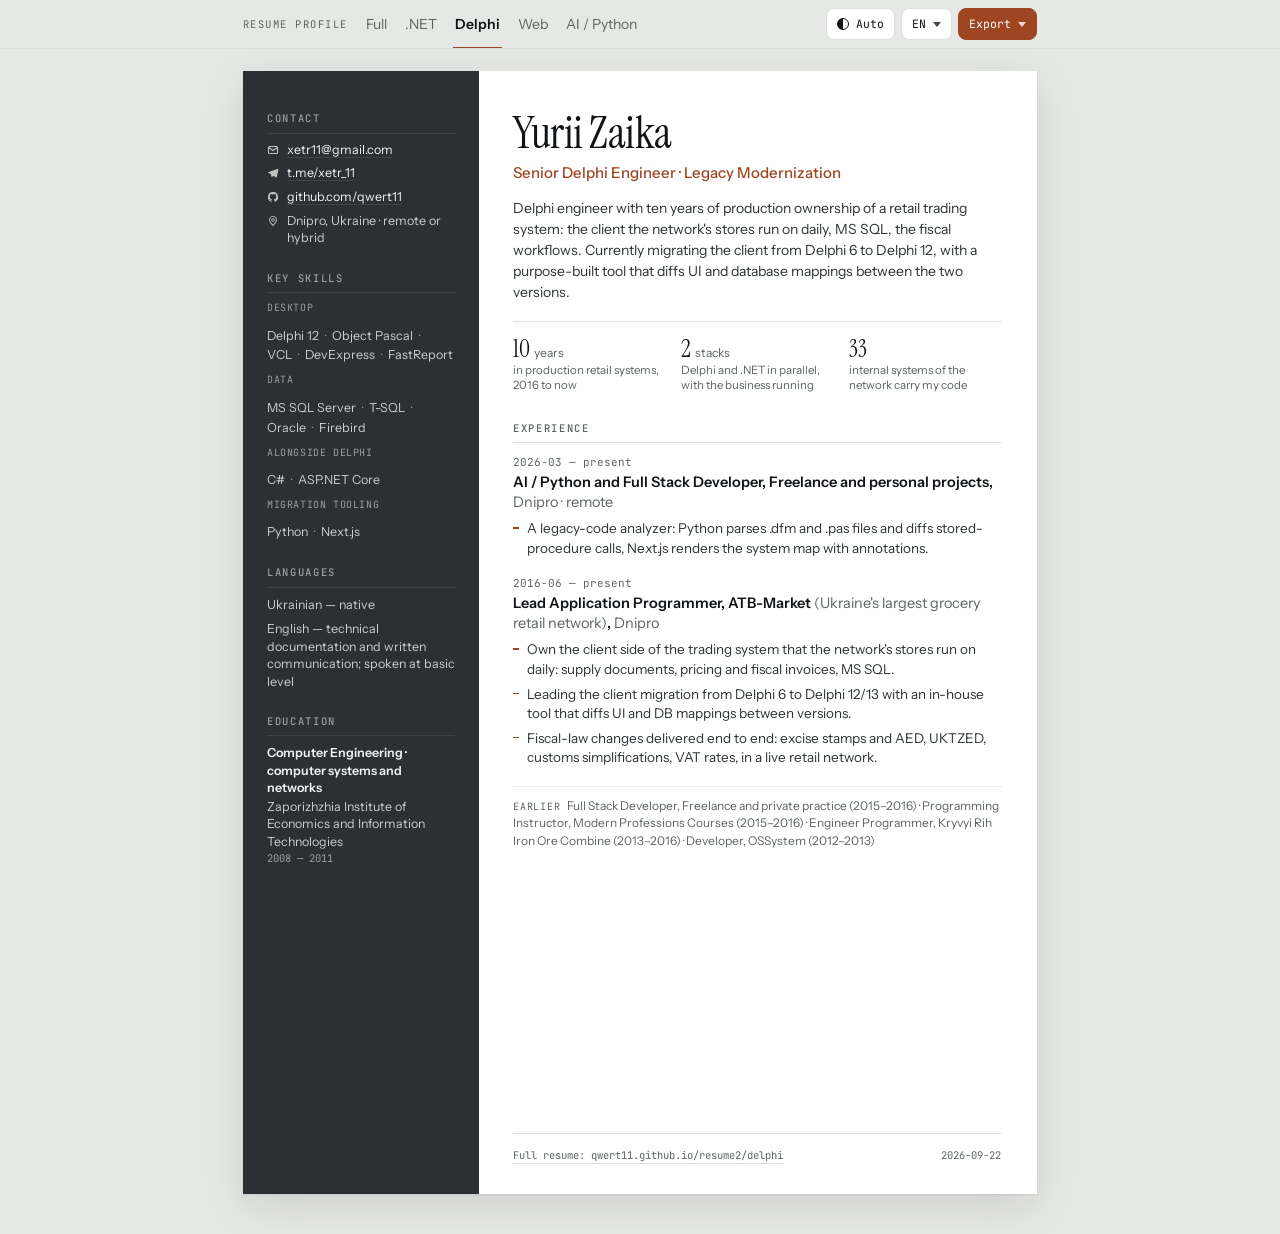
<file: output/site/delphi/index.html>
<!doctype html>
<html lang="en">
<head>
<meta charset="utf-8">
<meta name="viewport" content="width=device-width,initial-scale=1">
<title>Yurii Zaika — Senior Delphi Engineer · Legacy Modernization</title>
<meta name="description" content="Delphi engineer with ten years of production ownership of a retail trading system: the client the network's stores run on daily, MS SQL, the fiscal workflows. Currently migrating the client from Delphi 6 to Delphi 12, with a purpose-built tool that diffs UI and database mappings between the two versions.">
<link rel="preconnect" href="https://fonts.googleapis.com">
<link rel="preconnect" href="https://fonts.gstatic.com" crossorigin>
<link rel="stylesheet" href="https://fonts.googleapis.com/css2?family=Instrument+Sans:wght@400;500;600&family=Instrument+Serif&family=JetBrains+Mono:wght@400;500&display=swap">
<link rel="stylesheet" href="../assets/css/site.css">
</head>
<body data-target="delphi">
<script>window.RESUME_DATA = {"profile": {"name": {"uk": "Юрій Заїка", "en": "Yurii Zaika"}, "location": {"uk": "Дніпро, Україна · віддалено або гібрид", "en": "Dnipro, Ukraine · remote or hybrid"}, "titles": {"full": {"uk": "Провідний інженер ПЗ · .NET та Delphi", "en": "Lead Software Engineer · .NET & Delphi"}, "dotnet": {"uk": "Senior .NET інженер", "en": "Senior .NET Engineer"}, "delphi": {"uk": "Senior Delphi інженер · модернізація legacy", "en": "Senior Delphi Engineer · Legacy Modernization"}, "web": {"uk": "Full Stack інженер · .NET та Angular", "en": "Full Stack Engineer · .NET & Angular"}, "ai": {"uk": "AI / Python інженер", "en": "AI / Python Engineer"}}, "summary": {"full": {"uk": "Десять років усередині ядра однієї роздрібної мережі: торгова система на Delphi, якою щодня працюють магазини, і сервіси на ASP.NET Core, що поступово забирають її функції. Доступи для 2000+ користувачів, фіскальні та EDI-інтеграції, міграція клієнта з Delphi 6 на Delphi 12.", "en": "Ten years inside the core systems of one retail network: a Delphi trading platform that stores run on daily, and ASP.NET Core services that keep taking over its functions. Access control for 2,000+ users, fiscal and EDI integrations, and an ongoing Delphi 6 to Delphi 12 client migration."}, "dotnet": {"uk": "Senior .NET інженер: ASP.NET Core та Web API на .NET 7, EF Core і T-SQL, інтеграції з Kafka, EDI, M.E.Doc та Oracle EBS, аутентифікація через OIDC, ADFS і Kerberos. Власна система керування доступом на 2000+ користувачів.", "en": "Senior .NET engineer: ASP.NET Core and Web API on .NET 7, EF Core and T-SQL, integrations over Kafka, EDI, M.E.Doc and Oracle EBS, authentication through OIDC, ADFS and Kerberos. Built the in-house access management system used by 2,000+ people."}, "delphi": {"uk": "Delphi-інженер із десятирічним досвідом супроводу торгової системи у продакшені: клієнт, якому щодня довіряють магазини мережі, MS SQL, фіскальний контур. Веду міграцію клієнта з Delphi 6 на Delphi 12 і написав інструмент звіряння інтерфейсу та мапінгу БД між версіями.", "en": "Delphi engineer with ten years of production ownership of a retail trading system: the client the network's stores run on daily, MS SQL, the fiscal workflows. Currently migrating the client from Delphi 6 to Delphi 12, with a purpose-built tool that diffs UI and database mappings between the two versions."}, "web": {"uk": "Full stack інженер: ASP.NET Core та Web API на бекенді, Angular 13 з Kendo UI і Razor на фронті, real-time через SignalR. Внутрішні системи для роздрібної мережі — доступи, аудит, звітність, інтеграції.", "en": "Full stack engineer: ASP.NET Core and Web API on the back end, Angular 13 with Kendo UI and Razor on the front, real-time over SignalR. Internal systems for a retail network: access control, audit, reporting, integrations."}, "ai": {"uk": "Десять років промислової розробки — і власний трек у Python та ML. Побудував голосовий пайплайн реального часу: faster-whisper на CUDA, діаризація pyannote, VAD і потокова обробка, з регресійними замірами затримки та RTF. Поряд — конвеєри даних на SQLAlchemy і Playwright та щоденна робота з ІІ-агентами.", "en": "Ten years of production engineering plus a personal track in Python and ML. Built a real-time speech pipeline: faster-whisper on CUDA, pyannote diarization, VAD and streaming, with regression measurements of latency and RTF. Alongside it: data pipelines on SQLAlchemy and Playwright, and daily work with AI agents."}}, "contacts": [{"id": "email", "label": "xetr11@gmail.com", "href": "mailto:xetr11@gmail.com"}, {"id": "telegram", "label": "t.me/xetr_11", "href": "https://t.me/xetr_11"}, {"id": "github", "label": "github.com/qwert11", "href": "https://github.com/qwert11"}], "metrics": [{"value": "10", "unit": {"uk": "років", "en": "years"}, "label": {"uk": "у виробничих системах роздрібу, з 2016 і донині", "en": "in production retail systems, 2016 to now"}, "tags": ["full", "dotnet", "delphi", "web", "ai"]}, {"value": "2 000+", "unit": {"uk": "", "en": ""}, "label": {"uk": "користувачів у системі доступів, яку я побудував", "en": "users on the access system I built"}, "tags": ["full", "dotnet", "web"]}, {"value": "33", "unit": {"uk": "", "en": ""}, "label": {"uk": "внутрішні системи мережі, у яких є мій код", "en": "internal systems of the network carry my code"}, "tags": ["full", "dotnet", "delphi", "web"]}, {"value": "2", "unit": {"uk": "стеки", "en": "stacks"}, "label": {"uk": "Delphi і .NET — паралельно, без зупинки бізнесу", "en": "Delphi and .NET in parallel, with the business running"}, "tags": ["full", "delphi"]}, {"value": ".NET 7", "unit": {"uk": "", "en": ""}, "label": {"uk": "основна платформа внутрішніх сервісів мережі", "en": "the main platform of the network's internal services"}, "tags": ["dotnet", "web"]}, {"value": "27", "unit": {"uk": "", "en": ""}, "label": {"uk": "репозиторіїв за 2026 рік: фриланс і власні проєкти", "en": "repositories in 2026: freelance and personal projects"}, "tags": ["ai", "python", "web"]}, {"value": "6", "unit": {"uk": "джерел", "en": "sources"}, "label": {"uk": "у конвеєрі збору оголошень: OLX, ЛУН, Rieltor, Metrazh, Telegram, FB", "en": "in the listings pipeline: OLX, LUN, Rieltor, Metrazh, Telegram, FB"}, "tags": ["ai", "python"]}], "sections": {"stack": {"uk": "Стек", "en": "Stack"}, "strengths": {"uk": "Що я зробив", "en": "What I delivered"}, "summary_cards": {"uk": "Коротко", "en": "At a glance"}, "projects": {"uk": "Ключові проєкти", "en": "Key projects"}, "details": {"uk": "Досвід", "en": "Experience"}, "education": {"uk": "Освіта та сертифікати", "en": "Education and certificates"}, "domain": {"uk": "Предметна область", "en": "Domain knowledge"}, "languages": {"uk": "Мови", "en": "Languages"}, "side": {"uk": "Код на GitHub", "en": "Code on GitHub"}}, "ui": {"auto": {"uk": "Авто", "en": "Auto"}, "light": {"uk": "Світла", "en": "Light"}, "dark": {"uk": "Темна", "en": "Dark"}, "pdf": {"uk": "PDF", "en": "PDF"}, "word": {"uk": "Word", "en": "Word"}, "markdown": {"uk": "Markdown", "en": "Markdown"}, "full": {"uk": "Все", "en": "Full"}, "dotnet": {"uk": ".NET", "en": ".NET"}, "delphi": {"uk": "Delphi", "en": "Delphi"}, "web": {"uk": "Web", "en": "Web"}, "ai": {"uk": "AI / Python", "en": "AI / Python"}, "ua": {"uk": "Укр", "en": "UA"}, "en": {"uk": "Анг", "en": "EN"}, "details_anchor": {"uk": "Деталі нижче", "en": "Details below"}, "present": {"uk": "донині", "en": "present"}, "profiles_hint": {"uk": "Профіль резюме", "en": "Resume profile"}}}, "sections": {"stack": {"uk": "Стек", "en": "Stack"}, "strengths": {"uk": "Що я зробив", "en": "What I delivered"}, "summary_cards": {"uk": "Коротко", "en": "At a glance"}, "projects": {"uk": "Ключові проєкти", "en": "Key projects"}, "details": {"uk": "Досвід", "en": "Experience"}, "education": {"uk": "Освіта та сертифікати", "en": "Education and certificates"}, "domain": {"uk": "Предметна область", "en": "Domain knowledge"}, "languages": {"uk": "Мови", "en": "Languages"}, "side": {"uk": "Код на GitHub", "en": "Code on GitHub"}}, "ui": {"auto": {"uk": "Авто", "en": "Auto"}, "light": {"uk": "Світла", "en": "Light"}, "dark": {"uk": "Темна", "en": "Dark"}, "pdf": {"uk": "PDF", "en": "PDF"}, "word": {"uk": "Word", "en": "Word"}, "markdown": {"uk": "Markdown", "en": "Markdown"}, "full": {"uk": "Все", "en": "Full"}, "dotnet": {"uk": ".NET", "en": ".NET"}, "delphi": {"uk": "Delphi", "en": "Delphi"}, "web": {"uk": "Web", "en": "Web"}, "ai": {"uk": "AI / Python", "en": "AI / Python"}, "ua": {"uk": "Укр", "en": "UA"}, "en": {"uk": "Анг", "en": "EN"}, "details_anchor": {"uk": "Деталі нижче", "en": "Details below"}, "present": {"uk": "донині", "en": "present"}, "profiles_hint": {"uk": "Профіль резюме", "en": "Resume profile"}}, "titleTextObj": {"uk": "Senior Delphi інженер · модернізація legacy", "en": "Senior Delphi Engineer · Legacy Modernization"}, "summaryTextObj": {"uk": "Delphi-інженер із десятирічним досвідом супроводу торгової системи у продакшені: клієнт, якому щодня довіряють магазини мережі, MS SQL, фіскальний контур. Веду міграцію клієнта з Delphi 6 на Delphi 12 і написав інструмент звіряння інтерфейсу та мапінгу БД між версіями.", "en": "Delphi engineer with ten years of production ownership of a retail trading system: the client the network's stores run on daily, MS SQL, the fiscal workflows. Currently migrating the client from Delphi 6 to Delphi 12, with a purpose-built tool that diffs UI and database mappings between the two versions."}};</script>
<script src="../assets/js/theme.js"></script>

<a class="skip" href="#main">Skip to content</a>

<header class="topbar">
  <div class="topbar-in">
    <nav class="profiles" aria-label="Resume profiles">
      <span class="profiles-hint" data-i18n-profiles-hint></span>
      <a href="../index.html" class="" data-i18n-nav-full></a>
      <a href="../dotnet/index.html" class="" data-i18n-nav-dotnet></a>
      <a href="../delphi/index.html" class="active" data-i18n-nav-delphi></a>
      <a href="../web/index.html" class="" data-i18n-nav-web></a>
      <a href="../ai/index.html" class="" data-i18n-nav-ai></a>
    </nav>
    <div class="tools">
      <button type="button" class="btn" data-theme-cycle aria-label="Theme"></button>
      <details class="dd dd-lang">
        <summary class="btn" data-i18n-lang-current></summary>
        <div class="menu">
          <button type="button" data-lang="uk"></button>
          <button type="button" data-lang="en"></button>
        </div>
      </details>
      <details class="dd dd-export">
        <summary class="btn primary" data-i18n-export></summary>
        <div class="menu">
          <a href="resume.pdf" data-dl-pdf data-i18n-btn-pdf></a>
          <a href="resume.docx" data-dl-docx data-i18n-btn-word></a>
          <a href="resume.md" data-dl-md data-i18n-btn-markdown></a>
        </div>
      </details>
    </div>
  </div>
</header>

<div class="page">

  <div class="sheet">

    <aside class="side">
      <section class="sblock">
        <h2 data-i18n-section-contacts></h2>
        <ul class="contacts">
          <li class="c-email"><a href="mailto:xetr11@gmail.com">xetr11@gmail.com</a></li>
          <li class="c-telegram"><a href="https://t.me/xetr_11" target="_blank" rel="noopener">t.me/xetr_11</a></li>
          <li class="c-github"><a href="https://github.com/qwert11" target="_blank" rel="noopener">github.com/qwert11</a></li>
          <li class="c-place" data-uk="Дніпро, Україна · віддалено або гібрид" data-en="Dnipro, Ukraine · remote or hybrid">Dnipro, Ukraine · remote or hybrid</li>
        </ul>
      </section>

      <section class="sblock">
        <h2 data-i18n-section-stack></h2>
        <dl class="stack">
          <dt data-uk="Десктоп" data-en="Desktop">Desktop</dt>
          <dd><span data-uk="Delphi 12" data-en="Delphi 12">Delphi 12</span> <span data-uk="Object Pascal" data-en="Object Pascal">Object Pascal</span> <span data-uk="VCL" data-en="VCL">VCL</span> <span data-uk="DevExpress" data-en="DevExpress">DevExpress</span> <span data-uk="FastReport" data-en="FastReport">FastReport</span> </dd>
          <dt data-uk="Дані" data-en="Data">Data</dt>
          <dd><span data-uk="MS SQL Server" data-en="MS SQL Server">MS SQL Server</span> <span data-uk="T-SQL" data-en="T-SQL">T-SQL</span> <span data-uk="Oracle" data-en="Oracle">Oracle</span> <span data-uk="Firebird" data-en="Firebird">Firebird</span> </dd>
          <dt data-uk="Поряд із Delphi" data-en="Alongside Delphi">Alongside Delphi</dt>
          <dd><span data-uk="C#" data-en="C#">C#</span> <span data-uk="ASP.NET Core" data-en="ASP.NET Core">ASP.NET Core</span> </dd>
          <dt data-uk="Інструменти міграції" data-en="Migration tooling">Migration tooling</dt>
          <dd><span data-uk="Python" data-en="Python">Python</span> <span data-uk="Next.js" data-en="Next.js">Next.js</span> </dd>
        </dl>
      </section>

      <section class="sblock">
        <h2 data-i18n-section-languages></h2>
        <ul class="plain">
          <li data-uk="Українська — рідна" data-en="Ukrainian — native">Ukrainian — native</li>
          <li data-uk="Англійська — технічна документація і листування; розмовна — базова" data-en="English — technical documentation and written communication; spoken at basic level">English — technical documentation and written communication; spoken at basic level</li>
        </ul>
      </section>

      <section class="sblock">
        <h2 data-i18n-section-education></h2>
        <ul class="plain edu">
          <li>
            <b data-uk="Комп'ютерна інженерія · комп'ютерні системи та мережі" data-en="Computer Engineering · computer systems and networks">Computer Engineering · computer systems and networks</b>
            <span data-uk="Запорізький інститут економіки та інформаційних технологій" data-en="Zaporizhzhia Institute of Economics and Information Technologies">Zaporizhzhia Institute of Economics and Information Technologies</span>
            <span class="when">2008 — 2011</span>
          </li>
        </ul>
      </section>
    </aside>

    <main id="main" class="body">
      <header class="head">
        <h1 data-i18n-name>Yurii Zaika</h1>
        <p class="role" data-i18n-target-title>Senior Delphi Engineer · Legacy Modernization</p>
        <p class="summary" data-i18n-summary>Delphi engineer with ten years of production ownership of a retail trading system: the client the network's stores run on daily, MS SQL, the fiscal workflows. Currently migrating the client from Delphi 6 to Delphi 12, with a purpose-built tool that diffs UI and database mappings between the two versions.</p>
      </header>

      <ul class="figures">
        <li>
          <b>10 <span data-uk="років" data-en="years">years</span></b>
          <span data-uk="у виробничих системах роздрібу, з 2016 і донині" data-en="in production retail systems, 2016 to now">in production retail systems, 2016 to now</span>
        </li>
        <li>
          <b>2 <span data-uk="стеки" data-en="stacks">stacks</span></b>
          <span data-uk="Delphi і .NET — паралельно, без зупинки бізнесу" data-en="Delphi and .NET in parallel, with the business running">Delphi and .NET in parallel, with the business running</span>
        </li>
        <li>
          <b>33</b>
          <span data-uk="внутрішні системи мережі, у яких є мій код" data-en="internal systems of the network carry my code">internal systems of the network carry my code</span>
        </li>
      </ul>

      <section class="block">
        <h2 data-i18n-section-details></h2>
        <article class="job">
          <p class="when">2026-03 — <span data-i18n-present></span></p>
          <h3><span data-uk="AI / Python та full stack розробник" data-en="AI / Python and Full Stack Developer">AI / Python and Full Stack Developer</span>, <span data-uk="Фриланс і власні проєкти" data-en="Freelance and personal projects">Freelance and personal projects</span>, <span class="city" data-uk="Дніпро · віддалено" data-en="Dnipro · remote">Dnipro · remote</span></h3>
          <ul class="points">
            <li data-uk="Аналізатор legacy-коду: Python розбирає .dfm і .pas та звіряє виклики процедур, Next.js показує карту системи з анотаціями." data-en="A legacy-code analyzer: Python parses .dfm and .pas files and diffs stored-procedure calls, Next.js renders the system map with annotations.">A legacy-code analyzer: Python parses .dfm and .pas files and diffs stored-procedure calls, Next.js renders the system map with annotations.</li>
          </ul>
        </article>
        <article class="job">
          <p class="when">2016-06 — <span data-i18n-present></span></p>
          <h3><span data-uk="Провідний прикладний програміст" data-en="Lead Application Programmer">Lead Application Programmer</span>, <span data-uk="АТБ-Маркет" data-en="ATB-Market">ATB-Market</span> <span class="note" data-uk="(найбільша продуктова мережа України)" data-en="(Ukraine's largest grocery retail network)">(Ukraine's largest grocery retail network)</span>, <span class="city" data-uk="Дніпро" data-en="Dnipro">Dnipro</span></h3>
          <ul class="points">
            <li data-uk="Відповідаю за клієнтську частину торгової системи, якою щодня працюють магазини мережі: документи постачання, ціни, фіскальні накладні, MS SQL." data-en="Own the client side of the trading system that the network's stores run on daily: supply documents, pricing and fiscal invoices, MS SQL.">Own the client side of the trading system that the network's stores run on daily: supply documents, pricing and fiscal invoices, MS SQL.</li>
            <li data-uk="Веду міграцію клієнта з Delphi 6 на Delphi 12/13 з власним інструментом звіряння інтерфейсу і мапінгу БД між версіями." data-en="Leading the client migration from Delphi 6 to Delphi 12/13 with an in-house tool that diffs UI and DB mappings between versions.">Leading the client migration from Delphi 6 to Delphi 12/13 with an in-house tool that diffs UI and DB mappings between versions.</li>
            <li data-uk="Фіскальні зміни наскрізь по системах: еАкциз і АЕД, УКТЗЕД, митні спрощення, ставки ПДВ — у працюючій мережі." data-en="Fiscal-law changes delivered end to end: excise stamps and AED, UKTZED, customs simplifications, VAT rates, in a live retail network.">Fiscal-law changes delivered end to end: excise stamps and AED, UKTZED, customs simplifications, VAT rates, in a live retail network.</li>
          </ul>
        </article>
        <p class="earlier"><span class="lbl" data-i18n-earlier></span> <span data-uk="Фулстек-розробник, Фриланс і приватна практика (2015–2016) · Викладач програмування, Курси сучасних професій (2015–2016) · Інженер-програміст, Криворізький залізорудний комбінат (2013–2016) · Програміст, ОССистем (2012–2013)" data-en="Full Stack Developer, Freelance and private practice (2015–2016) · Programming Instructor, Modern Professions Courses (2015–2016) · Engineer Programmer, Kryvyi Rih Iron Ore Combine (2013–2016) · Developer, OSSystem (2012–2013)">Full Stack Developer, Freelance and private practice (2015–2016) · Programming Instructor, Modern Professions Courses (2015–2016) · Engineer Programmer, Kryvyi Rih Iron Ore Combine (2013–2016) · Developer, OSSystem (2012–2013)</span></p>
      </section>

      <footer class="foot">
        <a href="https://qwert11.github.io/resume2/delphi/" target="_blank" rel="noopener" data-i18n-full-link>https://qwert11.github.io/resume2/delphi/</a>
        <span class="muted">2026-09-22</span>
      </footer>
    </main>

  </div>
</div>

<script src="../assets/js/i18n.js"></script>
</body>
</html>
</file>
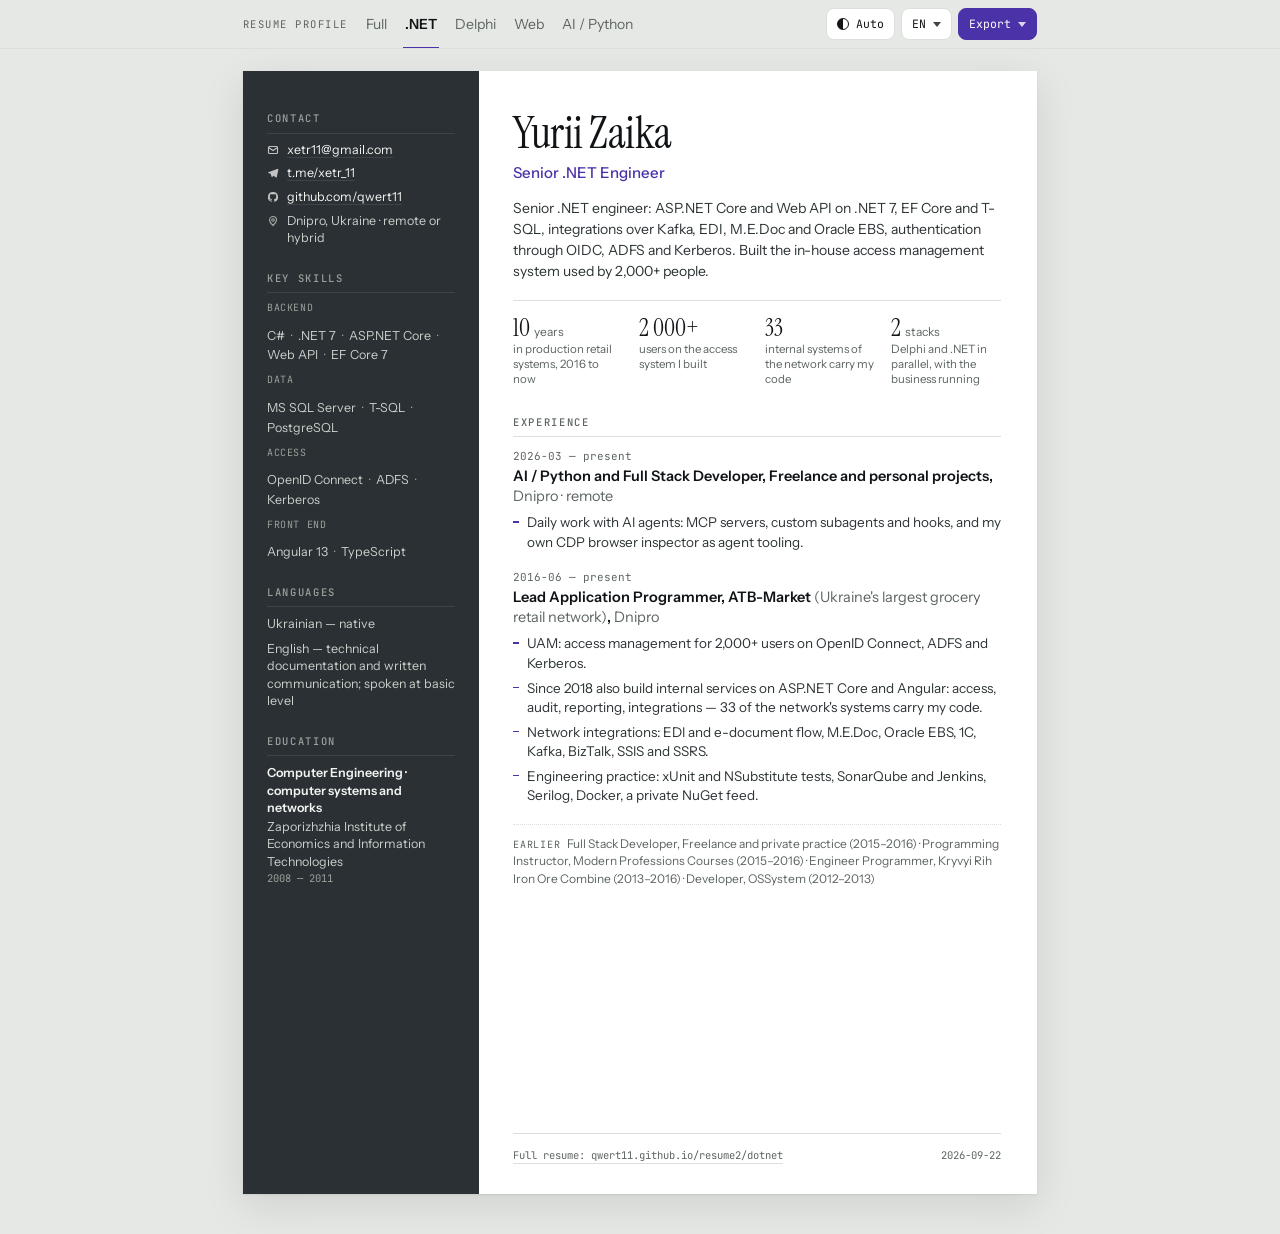
<file: output/site/dotnet/index.html>
<!doctype html>
<html lang="en">
<head>
<meta charset="utf-8">
<meta name="viewport" content="width=device-width,initial-scale=1">
<title>Yurii Zaika — Senior .NET Engineer</title>
<meta name="description" content="Senior .NET engineer: ASP.NET Core and Web API on .NET 7, EF Core and T-SQL, integrations over Kafka, EDI, M.E.Doc and Oracle EBS, authentication through OIDC, ADFS and Kerberos. Built the in-house access management system used by 2,000+ people.">
<link rel="preconnect" href="https://fonts.googleapis.com">
<link rel="preconnect" href="https://fonts.gstatic.com" crossorigin>
<link rel="stylesheet" href="https://fonts.googleapis.com/css2?family=Instrument+Sans:wght@400;500;600&family=Instrument+Serif&family=JetBrains+Mono:wght@400;500&display=swap">
<link rel="stylesheet" href="../assets/css/site.css">
</head>
<body data-target="dotnet">
<script>window.RESUME_DATA = {"profile": {"name": {"uk": "Юрій Заїка", "en": "Yurii Zaika"}, "location": {"uk": "Дніпро, Україна · віддалено або гібрид", "en": "Dnipro, Ukraine · remote or hybrid"}, "titles": {"full": {"uk": "Провідний інженер ПЗ · .NET та Delphi", "en": "Lead Software Engineer · .NET & Delphi"}, "dotnet": {"uk": "Senior .NET інженер", "en": "Senior .NET Engineer"}, "delphi": {"uk": "Senior Delphi інженер · модернізація legacy", "en": "Senior Delphi Engineer · Legacy Modernization"}, "web": {"uk": "Full Stack інженер · .NET та Angular", "en": "Full Stack Engineer · .NET & Angular"}, "ai": {"uk": "AI / Python інженер", "en": "AI / Python Engineer"}}, "summary": {"full": {"uk": "Десять років усередині ядра однієї роздрібної мережі: торгова система на Delphi, якою щодня працюють магазини, і сервіси на ASP.NET Core, що поступово забирають її функції. Доступи для 2000+ користувачів, фіскальні та EDI-інтеграції, міграція клієнта з Delphi 6 на Delphi 12.", "en": "Ten years inside the core systems of one retail network: a Delphi trading platform that stores run on daily, and ASP.NET Core services that keep taking over its functions. Access control for 2,000+ users, fiscal and EDI integrations, and an ongoing Delphi 6 to Delphi 12 client migration."}, "dotnet": {"uk": "Senior .NET інженер: ASP.NET Core та Web API на .NET 7, EF Core і T-SQL, інтеграції з Kafka, EDI, M.E.Doc та Oracle EBS, аутентифікація через OIDC, ADFS і Kerberos. Власна система керування доступом на 2000+ користувачів.", "en": "Senior .NET engineer: ASP.NET Core and Web API on .NET 7, EF Core and T-SQL, integrations over Kafka, EDI, M.E.Doc and Oracle EBS, authentication through OIDC, ADFS and Kerberos. Built the in-house access management system used by 2,000+ people."}, "delphi": {"uk": "Delphi-інженер із десятирічним досвідом супроводу торгової системи у продакшені: клієнт, якому щодня довіряють магазини мережі, MS SQL, фіскальний контур. Веду міграцію клієнта з Delphi 6 на Delphi 12 і написав інструмент звіряння інтерфейсу та мапінгу БД між версіями.", "en": "Delphi engineer with ten years of production ownership of a retail trading system: the client the network's stores run on daily, MS SQL, the fiscal workflows. Currently migrating the client from Delphi 6 to Delphi 12, with a purpose-built tool that diffs UI and database mappings between the two versions."}, "web": {"uk": "Full stack інженер: ASP.NET Core та Web API на бекенді, Angular 13 з Kendo UI і Razor на фронті, real-time через SignalR. Внутрішні системи для роздрібної мережі — доступи, аудит, звітність, інтеграції.", "en": "Full stack engineer: ASP.NET Core and Web API on the back end, Angular 13 with Kendo UI and Razor on the front, real-time over SignalR. Internal systems for a retail network: access control, audit, reporting, integrations."}, "ai": {"uk": "Десять років промислової розробки — і власний трек у Python та ML. Побудував голосовий пайплайн реального часу: faster-whisper на CUDA, діаризація pyannote, VAD і потокова обробка, з регресійними замірами затримки та RTF. Поряд — конвеєри даних на SQLAlchemy і Playwright та щоденна робота з ІІ-агентами.", "en": "Ten years of production engineering plus a personal track in Python and ML. Built a real-time speech pipeline: faster-whisper on CUDA, pyannote diarization, VAD and streaming, with regression measurements of latency and RTF. Alongside it: data pipelines on SQLAlchemy and Playwright, and daily work with AI agents."}}, "contacts": [{"id": "email", "label": "xetr11@gmail.com", "href": "mailto:xetr11@gmail.com"}, {"id": "telegram", "label": "t.me/xetr_11", "href": "https://t.me/xetr_11"}, {"id": "github", "label": "github.com/qwert11", "href": "https://github.com/qwert11"}], "metrics": [{"value": "10", "unit": {"uk": "років", "en": "years"}, "label": {"uk": "у виробничих системах роздрібу, з 2016 і донині", "en": "in production retail systems, 2016 to now"}, "tags": ["full", "dotnet", "delphi", "web", "ai"]}, {"value": "2 000+", "unit": {"uk": "", "en": ""}, "label": {"uk": "користувачів у системі доступів, яку я побудував", "en": "users on the access system I built"}, "tags": ["full", "dotnet", "web"]}, {"value": "33", "unit": {"uk": "", "en": ""}, "label": {"uk": "внутрішні системи мережі, у яких є мій код", "en": "internal systems of the network carry my code"}, "tags": ["full", "dotnet", "delphi", "web"]}, {"value": "2", "unit": {"uk": "стеки", "en": "stacks"}, "label": {"uk": "Delphi і .NET — паралельно, без зупинки бізнесу", "en": "Delphi and .NET in parallel, with the business running"}, "tags": ["full", "delphi"]}, {"value": ".NET 7", "unit": {"uk": "", "en": ""}, "label": {"uk": "основна платформа внутрішніх сервісів мережі", "en": "the main platform of the network's internal services"}, "tags": ["dotnet", "web"]}, {"value": "27", "unit": {"uk": "", "en": ""}, "label": {"uk": "репозиторіїв за 2026 рік: фриланс і власні проєкти", "en": "repositories in 2026: freelance and personal projects"}, "tags": ["ai", "python", "web"]}, {"value": "6", "unit": {"uk": "джерел", "en": "sources"}, "label": {"uk": "у конвеєрі збору оголошень: OLX, ЛУН, Rieltor, Metrazh, Telegram, FB", "en": "in the listings pipeline: OLX, LUN, Rieltor, Metrazh, Telegram, FB"}, "tags": ["ai", "python"]}], "sections": {"stack": {"uk": "Стек", "en": "Stack"}, "strengths": {"uk": "Що я зробив", "en": "What I delivered"}, "summary_cards": {"uk": "Коротко", "en": "At a glance"}, "projects": {"uk": "Ключові проєкти", "en": "Key projects"}, "details": {"uk": "Досвід", "en": "Experience"}, "education": {"uk": "Освіта та сертифікати", "en": "Education and certificates"}, "domain": {"uk": "Предметна область", "en": "Domain knowledge"}, "languages": {"uk": "Мови", "en": "Languages"}, "side": {"uk": "Код на GitHub", "en": "Code on GitHub"}}, "ui": {"auto": {"uk": "Авто", "en": "Auto"}, "light": {"uk": "Світла", "en": "Light"}, "dark": {"uk": "Темна", "en": "Dark"}, "pdf": {"uk": "PDF", "en": "PDF"}, "word": {"uk": "Word", "en": "Word"}, "markdown": {"uk": "Markdown", "en": "Markdown"}, "full": {"uk": "Все", "en": "Full"}, "dotnet": {"uk": ".NET", "en": ".NET"}, "delphi": {"uk": "Delphi", "en": "Delphi"}, "web": {"uk": "Web", "en": "Web"}, "ai": {"uk": "AI / Python", "en": "AI / Python"}, "ua": {"uk": "Укр", "en": "UA"}, "en": {"uk": "Анг", "en": "EN"}, "details_anchor": {"uk": "Деталі нижче", "en": "Details below"}, "present": {"uk": "донині", "en": "present"}, "profiles_hint": {"uk": "Профіль резюме", "en": "Resume profile"}}}, "sections": {"stack": {"uk": "Стек", "en": "Stack"}, "strengths": {"uk": "Що я зробив", "en": "What I delivered"}, "summary_cards": {"uk": "Коротко", "en": "At a glance"}, "projects": {"uk": "Ключові проєкти", "en": "Key projects"}, "details": {"uk": "Досвід", "en": "Experience"}, "education": {"uk": "Освіта та сертифікати", "en": "Education and certificates"}, "domain": {"uk": "Предметна область", "en": "Domain knowledge"}, "languages": {"uk": "Мови", "en": "Languages"}, "side": {"uk": "Код на GitHub", "en": "Code on GitHub"}}, "ui": {"auto": {"uk": "Авто", "en": "Auto"}, "light": {"uk": "Світла", "en": "Light"}, "dark": {"uk": "Темна", "en": "Dark"}, "pdf": {"uk": "PDF", "en": "PDF"}, "word": {"uk": "Word", "en": "Word"}, "markdown": {"uk": "Markdown", "en": "Markdown"}, "full": {"uk": "Все", "en": "Full"}, "dotnet": {"uk": ".NET", "en": ".NET"}, "delphi": {"uk": "Delphi", "en": "Delphi"}, "web": {"uk": "Web", "en": "Web"}, "ai": {"uk": "AI / Python", "en": "AI / Python"}, "ua": {"uk": "Укр", "en": "UA"}, "en": {"uk": "Анг", "en": "EN"}, "details_anchor": {"uk": "Деталі нижче", "en": "Details below"}, "present": {"uk": "донині", "en": "present"}, "profiles_hint": {"uk": "Профіль резюме", "en": "Resume profile"}}, "titleTextObj": {"uk": "Senior .NET інженер", "en": "Senior .NET Engineer"}, "summaryTextObj": {"uk": "Senior .NET інженер: ASP.NET Core та Web API на .NET 7, EF Core і T-SQL, інтеграції з Kafka, EDI, M.E.Doc та Oracle EBS, аутентифікація через OIDC, ADFS і Kerberos. Власна система керування доступом на 2000+ користувачів.", "en": "Senior .NET engineer: ASP.NET Core and Web API on .NET 7, EF Core and T-SQL, integrations over Kafka, EDI, M.E.Doc and Oracle EBS, authentication through OIDC, ADFS and Kerberos. Built the in-house access management system used by 2,000+ people."}};</script>
<script src="../assets/js/theme.js"></script>

<a class="skip" href="#main">Skip to content</a>

<header class="topbar">
  <div class="topbar-in">
    <nav class="profiles" aria-label="Resume profiles">
      <span class="profiles-hint" data-i18n-profiles-hint></span>
      <a href="../index.html" class="" data-i18n-nav-full></a>
      <a href="../dotnet/index.html" class="active" data-i18n-nav-dotnet></a>
      <a href="../delphi/index.html" class="" data-i18n-nav-delphi></a>
      <a href="../web/index.html" class="" data-i18n-nav-web></a>
      <a href="../ai/index.html" class="" data-i18n-nav-ai></a>
    </nav>
    <div class="tools">
      <button type="button" class="btn" data-theme-cycle aria-label="Theme"></button>
      <details class="dd dd-lang">
        <summary class="btn" data-i18n-lang-current></summary>
        <div class="menu">
          <button type="button" data-lang="uk"></button>
          <button type="button" data-lang="en"></button>
        </div>
      </details>
      <details class="dd dd-export">
        <summary class="btn primary" data-i18n-export></summary>
        <div class="menu">
          <a href="resume.pdf" data-dl-pdf data-i18n-btn-pdf></a>
          <a href="resume.docx" data-dl-docx data-i18n-btn-word></a>
          <a href="resume.md" data-dl-md data-i18n-btn-markdown></a>
        </div>
      </details>
    </div>
  </div>
</header>

<div class="page">

  <div class="sheet">

    <aside class="side">
      <section class="sblock">
        <h2 data-i18n-section-contacts></h2>
        <ul class="contacts">
          <li class="c-email"><a href="mailto:xetr11@gmail.com">xetr11@gmail.com</a></li>
          <li class="c-telegram"><a href="https://t.me/xetr_11" target="_blank" rel="noopener">t.me/xetr_11</a></li>
          <li class="c-github"><a href="https://github.com/qwert11" target="_blank" rel="noopener">github.com/qwert11</a></li>
          <li class="c-place" data-uk="Дніпро, Україна · віддалено або гібрид" data-en="Dnipro, Ukraine · remote or hybrid">Dnipro, Ukraine · remote or hybrid</li>
        </ul>
      </section>

      <section class="sblock">
        <h2 data-i18n-section-stack></h2>
        <dl class="stack">
          <dt data-uk="Бекенд" data-en="Backend">Backend</dt>
          <dd><span data-uk="C#" data-en="C#">C#</span> <span data-uk=".NET 7" data-en=".NET 7">.NET 7</span> <span data-uk="ASP.NET Core" data-en="ASP.NET Core">ASP.NET Core</span> <span data-uk="Web API" data-en="Web API">Web API</span> <span data-uk="EF Core 7" data-en="EF Core 7">EF Core 7</span> </dd>
          <dt data-uk="Дані" data-en="Data">Data</dt>
          <dd><span data-uk="MS SQL Server" data-en="MS SQL Server">MS SQL Server</span> <span data-uk="T-SQL" data-en="T-SQL">T-SQL</span> <span data-uk="PostgreSQL" data-en="PostgreSQL">PostgreSQL</span> </dd>
          <dt data-uk="Доступи" data-en="Access">Access</dt>
          <dd><span data-uk="OpenID Connect" data-en="OpenID Connect">OpenID Connect</span> <span data-uk="ADFS" data-en="ADFS">ADFS</span> <span data-uk="Kerberos" data-en="Kerberos">Kerberos</span> </dd>
          <dt data-uk="Фронтенд" data-en="Front end">Front end</dt>
          <dd><span data-uk="Angular 13" data-en="Angular 13">Angular 13</span> <span data-uk="TypeScript" data-en="TypeScript">TypeScript</span> </dd>
        </dl>
      </section>

      <section class="sblock">
        <h2 data-i18n-section-languages></h2>
        <ul class="plain">
          <li data-uk="Українська — рідна" data-en="Ukrainian — native">Ukrainian — native</li>
          <li data-uk="Англійська — технічна документація і листування; розмовна — базова" data-en="English — technical documentation and written communication; spoken at basic level">English — technical documentation and written communication; spoken at basic level</li>
        </ul>
      </section>

      <section class="sblock">
        <h2 data-i18n-section-education></h2>
        <ul class="plain edu">
          <li>
            <b data-uk="Комп'ютерна інженерія · комп'ютерні системи та мережі" data-en="Computer Engineering · computer systems and networks">Computer Engineering · computer systems and networks</b>
            <span data-uk="Запорізький інститут економіки та інформаційних технологій" data-en="Zaporizhzhia Institute of Economics and Information Technologies">Zaporizhzhia Institute of Economics and Information Technologies</span>
            <span class="when">2008 — 2011</span>
          </li>
        </ul>
      </section>
    </aside>

    <main id="main" class="body">
      <header class="head">
        <h1 data-i18n-name>Yurii Zaika</h1>
        <p class="role" data-i18n-target-title>Senior .NET Engineer</p>
        <p class="summary" data-i18n-summary>Senior .NET engineer: ASP.NET Core and Web API on .NET 7, EF Core and T-SQL, integrations over Kafka, EDI, M.E.Doc and Oracle EBS, authentication through OIDC, ADFS and Kerberos. Built the in-house access management system used by 2,000+ people.</p>
      </header>

      <ul class="figures">
        <li>
          <b>10 <span data-uk="років" data-en="years">years</span></b>
          <span data-uk="у виробничих системах роздрібу, з 2016 і донині" data-en="in production retail systems, 2016 to now">in production retail systems, 2016 to now</span>
        </li>
        <li>
          <b>2 000+</b>
          <span data-uk="користувачів у системі доступів, яку я побудував" data-en="users on the access system I built">users on the access system I built</span>
        </li>
        <li>
          <b>33</b>
          <span data-uk="внутрішні системи мережі, у яких є мій код" data-en="internal systems of the network carry my code">internal systems of the network carry my code</span>
        </li>
        <li>
          <b>2 <span data-uk="стеки" data-en="stacks">stacks</span></b>
          <span data-uk="Delphi і .NET — паралельно, без зупинки бізнесу" data-en="Delphi and .NET in parallel, with the business running">Delphi and .NET in parallel, with the business running</span>
        </li>
      </ul>

      <section class="block">
        <h2 data-i18n-section-details></h2>
        <article class="job">
          <p class="when">2026-03 — <span data-i18n-present></span></p>
          <h3><span data-uk="AI / Python та full stack розробник" data-en="AI / Python and Full Stack Developer">AI / Python and Full Stack Developer</span>, <span data-uk="Фриланс і власні проєкти" data-en="Freelance and personal projects">Freelance and personal projects</span>, <span class="city" data-uk="Дніпро · віддалено" data-en="Dnipro · remote">Dnipro · remote</span></h3>
          <ul class="points">
            <li data-uk="Щоденна робота з ІІ-агентами: MCP-сервери, власні субагенти та хуки, свій CDP-інспектор браузера як інструмент для агентів." data-en="Daily work with AI agents: MCP servers, custom subagents and hooks, and my own CDP browser inspector as agent tooling.">Daily work with AI agents: MCP servers, custom subagents and hooks, and my own CDP browser inspector as agent tooling.</li>
          </ul>
        </article>
        <article class="job">
          <p class="when">2016-06 — <span data-i18n-present></span></p>
          <h3><span data-uk="Провідний прикладний програміст" data-en="Lead Application Programmer">Lead Application Programmer</span>, <span data-uk="АТБ-Маркет" data-en="ATB-Market">ATB-Market</span> <span class="note" data-uk="(найбільша продуктова мережа України)" data-en="(Ukraine's largest grocery retail network)">(Ukraine's largest grocery retail network)</span>, <span class="city" data-uk="Дніпро" data-en="Dnipro">Dnipro</span></h3>
          <ul class="points">
            <li data-uk="UAM: система керування доступом для 2000+ користувачів на OpenID Connect, ADFS і Kerberos." data-en="UAM: access management for 2,000+ users on OpenID Connect, ADFS and Kerberos.">UAM: access management for 2,000+ users on OpenID Connect, ADFS and Kerberos.</li>
            <li data-uk="З 2018 паралельно будую внутрішні сервіси на ASP.NET Core і Angular: доступи, аудит, звітність, інтеграції — 33 системи мережі містять мій код." data-en="Since 2018 also build internal services on ASP.NET Core and Angular: access, audit, reporting, integrations — 33 of the network's systems carry my code.">Since 2018 also build internal services on ASP.NET Core and Angular: access, audit, reporting, integrations — 33 of the network's systems carry my code.</li>
            <li data-uk="Інтеграції мережі: EDI та ЕДО, M.E.Doc, Oracle EBS, 1С, Kafka, BizTalk, SSIS та SSRS." data-en="Network integrations: EDI and e-document flow, M.E.Doc, Oracle EBS, 1C, Kafka, BizTalk, SSIS and SSRS.">Network integrations: EDI and e-document flow, M.E.Doc, Oracle EBS, 1C, Kafka, BizTalk, SSIS and SSRS.</li>
            <li data-uk="Інженерна практика: тести на xUnit і NSubstitute, SonarQube та Jenkins, Serilog, Docker, приватний NuGet." data-en="Engineering practice: xUnit and NSubstitute tests, SonarQube and Jenkins, Serilog, Docker, a private NuGet feed.">Engineering practice: xUnit and NSubstitute tests, SonarQube and Jenkins, Serilog, Docker, a private NuGet feed.</li>
          </ul>
        </article>
        <p class="earlier"><span class="lbl" data-i18n-earlier></span> <span data-uk="Фулстек-розробник, Фриланс і приватна практика (2015–2016) · Викладач програмування, Курси сучасних професій (2015–2016) · Інженер-програміст, Криворізький залізорудний комбінат (2013–2016) · Програміст, ОССистем (2012–2013)" data-en="Full Stack Developer, Freelance and private practice (2015–2016) · Programming Instructor, Modern Professions Courses (2015–2016) · Engineer Programmer, Kryvyi Rih Iron Ore Combine (2013–2016) · Developer, OSSystem (2012–2013)">Full Stack Developer, Freelance and private practice (2015–2016) · Programming Instructor, Modern Professions Courses (2015–2016) · Engineer Programmer, Kryvyi Rih Iron Ore Combine (2013–2016) · Developer, OSSystem (2012–2013)</span></p>
      </section>

      <footer class="foot">
        <a href="https://qwert11.github.io/resume2/dotnet/" target="_blank" rel="noopener" data-i18n-full-link>https://qwert11.github.io/resume2/dotnet/</a>
        <span class="muted">2026-09-22</span>
      </footer>
    </main>

  </div>
</div>

<script src="../assets/js/i18n.js"></script>
</body>
</html>
</file>
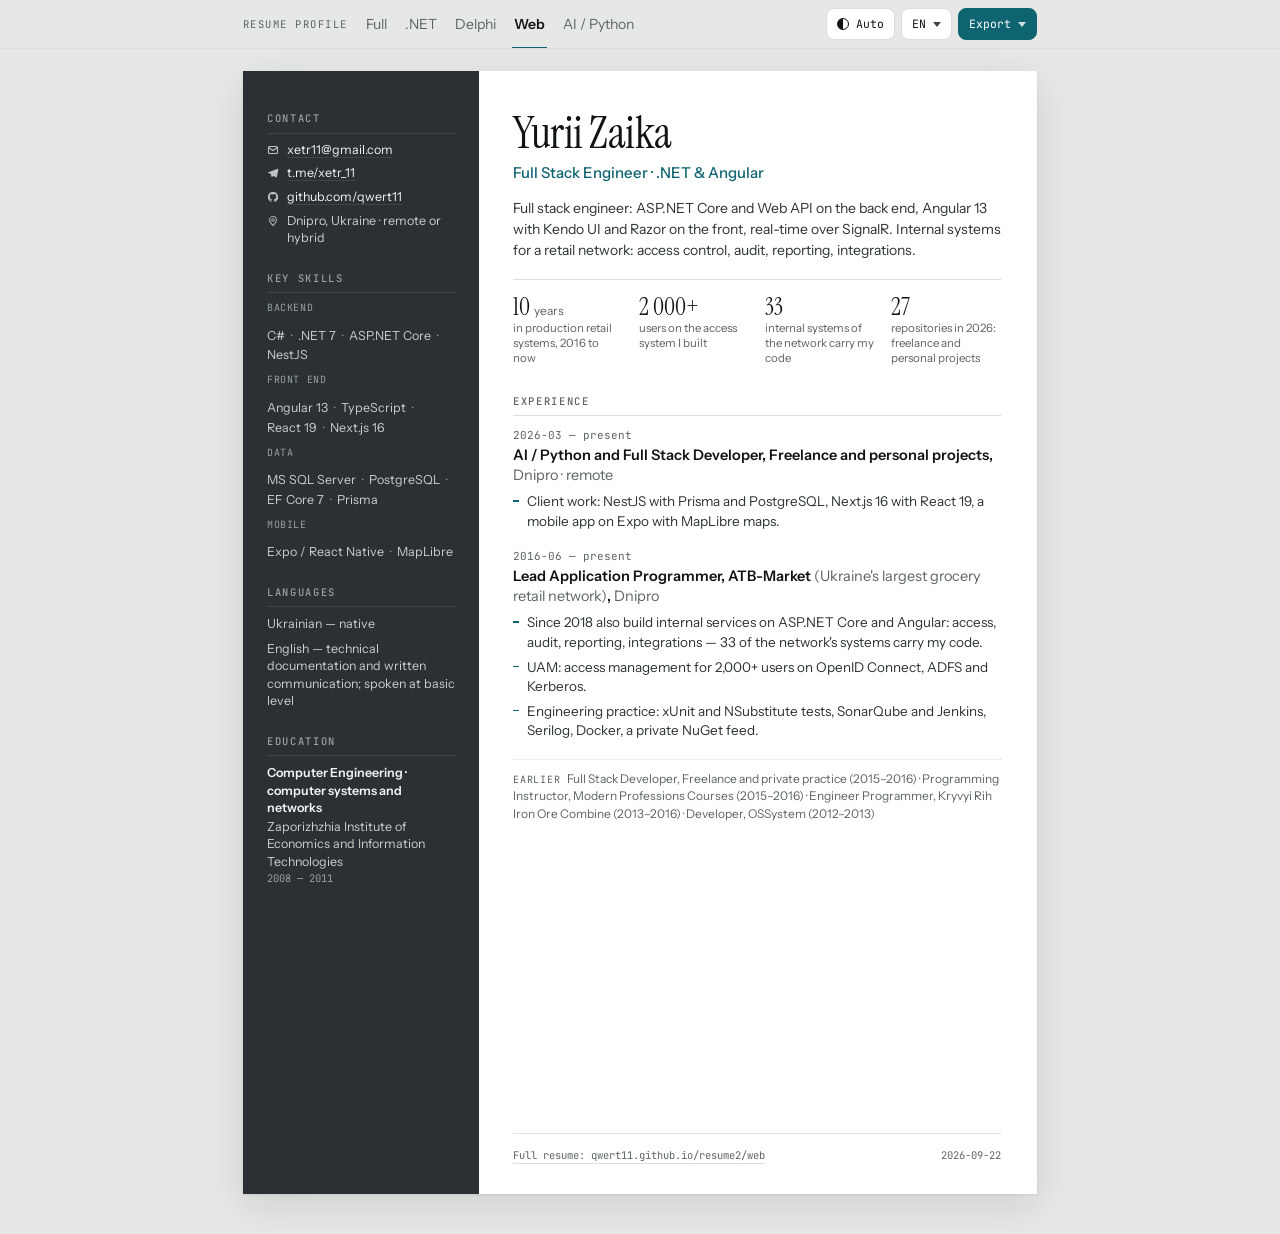
<file: output/site/web/index.html>
<!doctype html>
<html lang="en">
<head>
<meta charset="utf-8">
<meta name="viewport" content="width=device-width,initial-scale=1">
<title>Yurii Zaika — Full Stack Engineer · .NET & Angular</title>
<meta name="description" content="Full stack engineer: ASP.NET Core and Web API on the back end, Angular 13 with Kendo UI and Razor on the front, real-time over SignalR. Internal systems for a retail network: access control, audit, reporting, integrations.">
<link rel="preconnect" href="https://fonts.googleapis.com">
<link rel="preconnect" href="https://fonts.gstatic.com" crossorigin>
<link rel="stylesheet" href="https://fonts.googleapis.com/css2?family=Instrument+Sans:wght@400;500;600&family=Instrument+Serif&family=JetBrains+Mono:wght@400;500&display=swap">
<link rel="stylesheet" href="../assets/css/site.css">
</head>
<body data-target="web">
<script>window.RESUME_DATA = {"profile": {"name": {"uk": "Юрій Заїка", "en": "Yurii Zaika"}, "location": {"uk": "Дніпро, Україна · віддалено або гібрид", "en": "Dnipro, Ukraine · remote or hybrid"}, "titles": {"full": {"uk": "Провідний інженер ПЗ · .NET та Delphi", "en": "Lead Software Engineer · .NET & Delphi"}, "dotnet": {"uk": "Senior .NET інженер", "en": "Senior .NET Engineer"}, "delphi": {"uk": "Senior Delphi інженер · модернізація legacy", "en": "Senior Delphi Engineer · Legacy Modernization"}, "web": {"uk": "Full Stack інженер · .NET та Angular", "en": "Full Stack Engineer · .NET & Angular"}, "ai": {"uk": "AI / Python інженер", "en": "AI / Python Engineer"}}, "summary": {"full": {"uk": "Десять років усередині ядра однієї роздрібної мережі: торгова система на Delphi, якою щодня працюють магазини, і сервіси на ASP.NET Core, що поступово забирають її функції. Доступи для 2000+ користувачів, фіскальні та EDI-інтеграції, міграція клієнта з Delphi 6 на Delphi 12.", "en": "Ten years inside the core systems of one retail network: a Delphi trading platform that stores run on daily, and ASP.NET Core services that keep taking over its functions. Access control for 2,000+ users, fiscal and EDI integrations, and an ongoing Delphi 6 to Delphi 12 client migration."}, "dotnet": {"uk": "Senior .NET інженер: ASP.NET Core та Web API на .NET 7, EF Core і T-SQL, інтеграції з Kafka, EDI, M.E.Doc та Oracle EBS, аутентифікація через OIDC, ADFS і Kerberos. Власна система керування доступом на 2000+ користувачів.", "en": "Senior .NET engineer: ASP.NET Core and Web API on .NET 7, EF Core and T-SQL, integrations over Kafka, EDI, M.E.Doc and Oracle EBS, authentication through OIDC, ADFS and Kerberos. Built the in-house access management system used by 2,000+ people."}, "delphi": {"uk": "Delphi-інженер із десятирічним досвідом супроводу торгової системи у продакшені: клієнт, якому щодня довіряють магазини мережі, MS SQL, фіскальний контур. Веду міграцію клієнта з Delphi 6 на Delphi 12 і написав інструмент звіряння інтерфейсу та мапінгу БД між версіями.", "en": "Delphi engineer with ten years of production ownership of a retail trading system: the client the network's stores run on daily, MS SQL, the fiscal workflows. Currently migrating the client from Delphi 6 to Delphi 12, with a purpose-built tool that diffs UI and database mappings between the two versions."}, "web": {"uk": "Full stack інженер: ASP.NET Core та Web API на бекенді, Angular 13 з Kendo UI і Razor на фронті, real-time через SignalR. Внутрішні системи для роздрібної мережі — доступи, аудит, звітність, інтеграції.", "en": "Full stack engineer: ASP.NET Core and Web API on the back end, Angular 13 with Kendo UI and Razor on the front, real-time over SignalR. Internal systems for a retail network: access control, audit, reporting, integrations."}, "ai": {"uk": "Десять років промислової розробки — і власний трек у Python та ML. Побудував голосовий пайплайн реального часу: faster-whisper на CUDA, діаризація pyannote, VAD і потокова обробка, з регресійними замірами затримки та RTF. Поряд — конвеєри даних на SQLAlchemy і Playwright та щоденна робота з ІІ-агентами.", "en": "Ten years of production engineering plus a personal track in Python and ML. Built a real-time speech pipeline: faster-whisper on CUDA, pyannote diarization, VAD and streaming, with regression measurements of latency and RTF. Alongside it: data pipelines on SQLAlchemy and Playwright, and daily work with AI agents."}}, "contacts": [{"id": "email", "label": "xetr11@gmail.com", "href": "mailto:xetr11@gmail.com"}, {"id": "telegram", "label": "t.me/xetr_11", "href": "https://t.me/xetr_11"}, {"id": "github", "label": "github.com/qwert11", "href": "https://github.com/qwert11"}], "metrics": [{"value": "10", "unit": {"uk": "років", "en": "years"}, "label": {"uk": "у виробничих системах роздрібу, з 2016 і донині", "en": "in production retail systems, 2016 to now"}, "tags": ["full", "dotnet", "delphi", "web", "ai"]}, {"value": "2 000+", "unit": {"uk": "", "en": ""}, "label": {"uk": "користувачів у системі доступів, яку я побудував", "en": "users on the access system I built"}, "tags": ["full", "dotnet", "web"]}, {"value": "33", "unit": {"uk": "", "en": ""}, "label": {"uk": "внутрішні системи мережі, у яких є мій код", "en": "internal systems of the network carry my code"}, "tags": ["full", "dotnet", "delphi", "web"]}, {"value": "2", "unit": {"uk": "стеки", "en": "stacks"}, "label": {"uk": "Delphi і .NET — паралельно, без зупинки бізнесу", "en": "Delphi and .NET in parallel, with the business running"}, "tags": ["full", "delphi"]}, {"value": ".NET 7", "unit": {"uk": "", "en": ""}, "label": {"uk": "основна платформа внутрішніх сервісів мережі", "en": "the main platform of the network's internal services"}, "tags": ["dotnet", "web"]}, {"value": "27", "unit": {"uk": "", "en": ""}, "label": {"uk": "репозиторіїв за 2026 рік: фриланс і власні проєкти", "en": "repositories in 2026: freelance and personal projects"}, "tags": ["ai", "python", "web"]}, {"value": "6", "unit": {"uk": "джерел", "en": "sources"}, "label": {"uk": "у конвеєрі збору оголошень: OLX, ЛУН, Rieltor, Metrazh, Telegram, FB", "en": "in the listings pipeline: OLX, LUN, Rieltor, Metrazh, Telegram, FB"}, "tags": ["ai", "python"]}], "sections": {"stack": {"uk": "Стек", "en": "Stack"}, "strengths": {"uk": "Що я зробив", "en": "What I delivered"}, "summary_cards": {"uk": "Коротко", "en": "At a glance"}, "projects": {"uk": "Ключові проєкти", "en": "Key projects"}, "details": {"uk": "Досвід", "en": "Experience"}, "education": {"uk": "Освіта та сертифікати", "en": "Education and certificates"}, "domain": {"uk": "Предметна область", "en": "Domain knowledge"}, "languages": {"uk": "Мови", "en": "Languages"}, "side": {"uk": "Код на GitHub", "en": "Code on GitHub"}}, "ui": {"auto": {"uk": "Авто", "en": "Auto"}, "light": {"uk": "Світла", "en": "Light"}, "dark": {"uk": "Темна", "en": "Dark"}, "pdf": {"uk": "PDF", "en": "PDF"}, "word": {"uk": "Word", "en": "Word"}, "markdown": {"uk": "Markdown", "en": "Markdown"}, "full": {"uk": "Все", "en": "Full"}, "dotnet": {"uk": ".NET", "en": ".NET"}, "delphi": {"uk": "Delphi", "en": "Delphi"}, "web": {"uk": "Web", "en": "Web"}, "ai": {"uk": "AI / Python", "en": "AI / Python"}, "ua": {"uk": "Укр", "en": "UA"}, "en": {"uk": "Анг", "en": "EN"}, "details_anchor": {"uk": "Деталі нижче", "en": "Details below"}, "present": {"uk": "донині", "en": "present"}, "profiles_hint": {"uk": "Профіль резюме", "en": "Resume profile"}}}, "sections": {"stack": {"uk": "Стек", "en": "Stack"}, "strengths": {"uk": "Що я зробив", "en": "What I delivered"}, "summary_cards": {"uk": "Коротко", "en": "At a glance"}, "projects": {"uk": "Ключові проєкти", "en": "Key projects"}, "details": {"uk": "Досвід", "en": "Experience"}, "education": {"uk": "Освіта та сертифікати", "en": "Education and certificates"}, "domain": {"uk": "Предметна область", "en": "Domain knowledge"}, "languages": {"uk": "Мови", "en": "Languages"}, "side": {"uk": "Код на GitHub", "en": "Code on GitHub"}}, "ui": {"auto": {"uk": "Авто", "en": "Auto"}, "light": {"uk": "Світла", "en": "Light"}, "dark": {"uk": "Темна", "en": "Dark"}, "pdf": {"uk": "PDF", "en": "PDF"}, "word": {"uk": "Word", "en": "Word"}, "markdown": {"uk": "Markdown", "en": "Markdown"}, "full": {"uk": "Все", "en": "Full"}, "dotnet": {"uk": ".NET", "en": ".NET"}, "delphi": {"uk": "Delphi", "en": "Delphi"}, "web": {"uk": "Web", "en": "Web"}, "ai": {"uk": "AI / Python", "en": "AI / Python"}, "ua": {"uk": "Укр", "en": "UA"}, "en": {"uk": "Анг", "en": "EN"}, "details_anchor": {"uk": "Деталі нижче", "en": "Details below"}, "present": {"uk": "донині", "en": "present"}, "profiles_hint": {"uk": "Профіль резюме", "en": "Resume profile"}}, "titleTextObj": {"uk": "Full Stack інженер · .NET та Angular", "en": "Full Stack Engineer · .NET & Angular"}, "summaryTextObj": {"uk": "Full stack інженер: ASP.NET Core та Web API на бекенді, Angular 13 з Kendo UI і Razor на фронті, real-time через SignalR. Внутрішні системи для роздрібної мережі — доступи, аудит, звітність, інтеграції.", "en": "Full stack engineer: ASP.NET Core and Web API on the back end, Angular 13 with Kendo UI and Razor on the front, real-time over SignalR. Internal systems for a retail network: access control, audit, reporting, integrations."}};</script>
<script src="../assets/js/theme.js"></script>

<a class="skip" href="#main">Skip to content</a>

<header class="topbar">
  <div class="topbar-in">
    <nav class="profiles" aria-label="Resume profiles">
      <span class="profiles-hint" data-i18n-profiles-hint></span>
      <a href="../index.html" class="" data-i18n-nav-full></a>
      <a href="../dotnet/index.html" class="" data-i18n-nav-dotnet></a>
      <a href="../delphi/index.html" class="" data-i18n-nav-delphi></a>
      <a href="../web/index.html" class="active" data-i18n-nav-web></a>
      <a href="../ai/index.html" class="" data-i18n-nav-ai></a>
    </nav>
    <div class="tools">
      <button type="button" class="btn" data-theme-cycle aria-label="Theme"></button>
      <details class="dd dd-lang">
        <summary class="btn" data-i18n-lang-current></summary>
        <div class="menu">
          <button type="button" data-lang="uk"></button>
          <button type="button" data-lang="en"></button>
        </div>
      </details>
      <details class="dd dd-export">
        <summary class="btn primary" data-i18n-export></summary>
        <div class="menu">
          <a href="resume.pdf" data-dl-pdf data-i18n-btn-pdf></a>
          <a href="resume.docx" data-dl-docx data-i18n-btn-word></a>
          <a href="resume.md" data-dl-md data-i18n-btn-markdown></a>
        </div>
      </details>
    </div>
  </div>
</header>

<div class="page">

  <div class="sheet">

    <aside class="side">
      <section class="sblock">
        <h2 data-i18n-section-contacts></h2>
        <ul class="contacts">
          <li class="c-email"><a href="mailto:xetr11@gmail.com">xetr11@gmail.com</a></li>
          <li class="c-telegram"><a href="https://t.me/xetr_11" target="_blank" rel="noopener">t.me/xetr_11</a></li>
          <li class="c-github"><a href="https://github.com/qwert11" target="_blank" rel="noopener">github.com/qwert11</a></li>
          <li class="c-place" data-uk="Дніпро, Україна · віддалено або гібрид" data-en="Dnipro, Ukraine · remote or hybrid">Dnipro, Ukraine · remote or hybrid</li>
        </ul>
      </section>

      <section class="sblock">
        <h2 data-i18n-section-stack></h2>
        <dl class="stack">
          <dt data-uk="Бекенд" data-en="Backend">Backend</dt>
          <dd><span data-uk="C#" data-en="C#">C#</span> <span data-uk=".NET 7" data-en=".NET 7">.NET 7</span> <span data-uk="ASP.NET Core" data-en="ASP.NET Core">ASP.NET Core</span> <span data-uk="NestJS" data-en="NestJS">NestJS</span> </dd>
          <dt data-uk="Фронтенд" data-en="Front end">Front end</dt>
          <dd><span data-uk="Angular 13" data-en="Angular 13">Angular 13</span> <span data-uk="TypeScript" data-en="TypeScript">TypeScript</span> <span data-uk="React 19" data-en="React 19">React 19</span> <span data-uk="Next.js 16" data-en="Next.js 16">Next.js 16</span> </dd>
          <dt data-uk="Дані" data-en="Data">Data</dt>
          <dd><span data-uk="MS SQL Server" data-en="MS SQL Server">MS SQL Server</span> <span data-uk="PostgreSQL" data-en="PostgreSQL">PostgreSQL</span> <span data-uk="EF Core 7" data-en="EF Core 7">EF Core 7</span> <span data-uk="Prisma" data-en="Prisma">Prisma</span> </dd>
          <dt data-uk="Мобільне" data-en="Mobile">Mobile</dt>
          <dd><span data-uk="Expo / React Native" data-en="Expo / React Native">Expo / React Native</span> <span data-uk="MapLibre" data-en="MapLibre">MapLibre</span> </dd>
        </dl>
      </section>

      <section class="sblock">
        <h2 data-i18n-section-languages></h2>
        <ul class="plain">
          <li data-uk="Українська — рідна" data-en="Ukrainian — native">Ukrainian — native</li>
          <li data-uk="Англійська — технічна документація і листування; розмовна — базова" data-en="English — technical documentation and written communication; spoken at basic level">English — technical documentation and written communication; spoken at basic level</li>
        </ul>
      </section>

      <section class="sblock">
        <h2 data-i18n-section-education></h2>
        <ul class="plain edu">
          <li>
            <b data-uk="Комп'ютерна інженерія · комп'ютерні системи та мережі" data-en="Computer Engineering · computer systems and networks">Computer Engineering · computer systems and networks</b>
            <span data-uk="Запорізький інститут економіки та інформаційних технологій" data-en="Zaporizhzhia Institute of Economics and Information Technologies">Zaporizhzhia Institute of Economics and Information Technologies</span>
            <span class="when">2008 — 2011</span>
          </li>
        </ul>
      </section>
    </aside>

    <main id="main" class="body">
      <header class="head">
        <h1 data-i18n-name>Yurii Zaika</h1>
        <p class="role" data-i18n-target-title>Full Stack Engineer · .NET & Angular</p>
        <p class="summary" data-i18n-summary>Full stack engineer: ASP.NET Core and Web API on the back end, Angular 13 with Kendo UI and Razor on the front, real-time over SignalR. Internal systems for a retail network: access control, audit, reporting, integrations.</p>
      </header>

      <ul class="figures">
        <li>
          <b>10 <span data-uk="років" data-en="years">years</span></b>
          <span data-uk="у виробничих системах роздрібу, з 2016 і донині" data-en="in production retail systems, 2016 to now">in production retail systems, 2016 to now</span>
        </li>
        <li>
          <b>2 000+</b>
          <span data-uk="користувачів у системі доступів, яку я побудував" data-en="users on the access system I built">users on the access system I built</span>
        </li>
        <li>
          <b>33</b>
          <span data-uk="внутрішні системи мережі, у яких є мій код" data-en="internal systems of the network carry my code">internal systems of the network carry my code</span>
        </li>
        <li>
          <b>27</b>
          <span data-uk="репозиторіїв за 2026 рік: фриланс і власні проєкти" data-en="repositories in 2026: freelance and personal projects">repositories in 2026: freelance and personal projects</span>
        </li>
      </ul>

      <section class="block">
        <h2 data-i18n-section-details></h2>
        <article class="job">
          <p class="when">2026-03 — <span data-i18n-present></span></p>
          <h3><span data-uk="AI / Python та full stack розробник" data-en="AI / Python and Full Stack Developer">AI / Python and Full Stack Developer</span>, <span data-uk="Фриланс і власні проєкти" data-en="Freelance and personal projects">Freelance and personal projects</span>, <span class="city" data-uk="Дніпро · віддалено" data-en="Dnipro · remote">Dnipro · remote</span></h3>
          <ul class="points">
            <li data-uk="Клієнтські проєкти: NestJS з Prisma і PostgreSQL, Next.js 16 з React 19, мобільний застосунок на Expo з картами MapLibre." data-en="Client work: NestJS with Prisma and PostgreSQL, Next.js 16 with React 19, a mobile app on Expo with MapLibre maps.">Client work: NestJS with Prisma and PostgreSQL, Next.js 16 with React 19, a mobile app on Expo with MapLibre maps.</li>
          </ul>
        </article>
        <article class="job">
          <p class="when">2016-06 — <span data-i18n-present></span></p>
          <h3><span data-uk="Провідний прикладний програміст" data-en="Lead Application Programmer">Lead Application Programmer</span>, <span data-uk="АТБ-Маркет" data-en="ATB-Market">ATB-Market</span> <span class="note" data-uk="(найбільша продуктова мережа України)" data-en="(Ukraine's largest grocery retail network)">(Ukraine's largest grocery retail network)</span>, <span class="city" data-uk="Дніпро" data-en="Dnipro">Dnipro</span></h3>
          <ul class="points">
            <li data-uk="З 2018 паралельно будую внутрішні сервіси на ASP.NET Core і Angular: доступи, аудит, звітність, інтеграції — 33 системи мережі містять мій код." data-en="Since 2018 also build internal services on ASP.NET Core and Angular: access, audit, reporting, integrations — 33 of the network's systems carry my code.">Since 2018 also build internal services on ASP.NET Core and Angular: access, audit, reporting, integrations — 33 of the network's systems carry my code.</li>
            <li data-uk="UAM: система керування доступом для 2000+ користувачів на OpenID Connect, ADFS і Kerberos." data-en="UAM: access management for 2,000+ users on OpenID Connect, ADFS and Kerberos.">UAM: access management for 2,000+ users on OpenID Connect, ADFS and Kerberos.</li>
            <li data-uk="Інженерна практика: тести на xUnit і NSubstitute, SonarQube та Jenkins, Serilog, Docker, приватний NuGet." data-en="Engineering practice: xUnit and NSubstitute tests, SonarQube and Jenkins, Serilog, Docker, a private NuGet feed.">Engineering practice: xUnit and NSubstitute tests, SonarQube and Jenkins, Serilog, Docker, a private NuGet feed.</li>
          </ul>
        </article>
        <p class="earlier"><span class="lbl" data-i18n-earlier></span> <span data-uk="Фулстек-розробник, Фриланс і приватна практика (2015–2016) · Викладач програмування, Курси сучасних професій (2015–2016) · Інженер-програміст, Криворізький залізорудний комбінат (2013–2016) · Програміст, ОССистем (2012–2013)" data-en="Full Stack Developer, Freelance and private practice (2015–2016) · Programming Instructor, Modern Professions Courses (2015–2016) · Engineer Programmer, Kryvyi Rih Iron Ore Combine (2013–2016) · Developer, OSSystem (2012–2013)">Full Stack Developer, Freelance and private practice (2015–2016) · Programming Instructor, Modern Professions Courses (2015–2016) · Engineer Programmer, Kryvyi Rih Iron Ore Combine (2013–2016) · Developer, OSSystem (2012–2013)</span></p>
      </section>

      <footer class="foot">
        <a href="https://qwert11.github.io/resume2/web/" target="_blank" rel="noopener" data-i18n-full-link>https://qwert11.github.io/resume2/web/</a>
        <span class="muted">2026-09-22</span>
      </footer>
    </main>

  </div>
</div>

<script src="../assets/js/i18n.js"></script>
</body>
</html>
</file>
<file: output/site/assets/css/site.css>
/* ---------------------------------------------------------------
   One-page resume: an A4 sheet with a dark side column.
   Screen: the sheet at A4 proportions on a tinted ground.
   Print: exactly one A4 page, the side column running full height.
   Type: Instrument Serif (name) · Instrument Sans (text) · JetBrains Mono (data)
   --------------------------------------------------------------- */

:root{
  --ground:#E6E8E5;
  --sheet:#FFFFFF;
  --side:#2B3034;
  --side-ink:#F2F4F1;
  --side-soft:#C9CFCA;
  --side-muted:#98A19B;
  --side-line:#3E4449;
  --ink:#111417;
  --ink-soft:#2C3335;
  --muted:#5C6560;
  --line:#DCE0DA;
  --accent:#14614E;
  --accent-soft:#E3EFE9;
  --accent-ink:#FFFFFF;
  color-scheme:light;
}
:root[data-theme="dark"]{
  --ground:#0C1011;
  --sheet:#161B1D;
  --side:#0F1416;
  --side-ink:#E7EBE8;
  --side-soft:#B9C2BC;
  --side-muted:#7E8983;
  --side-line:#232A2C;
  --ink:#E7EBE8;
  --ink-soft:#CAD2CD;
  --muted:#95A09A;
  --line:#262D2F;
  --accent:#5CC79E;
  --accent-soft:#16332A;
  --accent-ink:#0A1311;
  color-scheme:dark;
}

body[data-target="dotnet"]{--accent:#4B32A8;--accent-soft:#EAE6F8}
body[data-target="delphi"]{--accent:#9E4522;--accent-soft:#F6E7DF}
body[data-target="web"]{--accent:#0F6472;--accent-soft:#E0EEF1}
body[data-target="ai"]{--accent:#7A3E8F;--accent-soft:#F1E6F5}
:root[data-theme="dark"] body[data-target="dotnet"]{--accent:#A48CF0;--accent-soft:#221B3C}
:root[data-theme="dark"] body[data-target="delphi"]{--accent:#E0875C;--accent-soft:#332015}
:root[data-theme="dark"] body[data-target="web"]{--accent:#55C2CE;--accent-soft:#122E33}
:root[data-theme="dark"] body[data-target="ai"]{--accent:#C98BDD;--accent-soft:#2E1C35}

*{box-sizing:border-box}
html,body{margin:0;padding:0}
body{
  background:var(--ground);
  color:var(--ink);
  font-family:"Instrument Sans","Segoe UI",Helvetica,Arial,sans-serif;
  font-size:14px;
  line-height:1.45;
  -webkit-font-smoothing:antialiased;
}
a{color:var(--accent)}
a:focus-visible,button:focus-visible{outline:2px solid var(--accent);outline-offset:2px}
.skip{position:absolute;left:-9999px;top:0;background:var(--accent);color:var(--accent-ink);padding:10px 14px;z-index:5}
.skip:focus{left:12px;top:12px}
p{margin:0}
h2{
  margin:0 0 8px;font-family:"JetBrains Mono",monospace;font-size:10.5px;font-weight:500;
  letter-spacing:.16em;text-transform:uppercase;
}

.page{max-width:794px;margin:0 auto;padding:22px 0 40px}

/* ---------- sticky top bar: profiles left, controls right ---------- */
.topbar{
  position:sticky;top:0;z-index:20;
  background:var(--ground);border-bottom:1px solid var(--line);
}
.topbar-in{
  max-width:794px;margin:0 auto;min-height:48px;
  display:flex;align-items:center;justify-content:space-between;gap:8px 16px;
}
.profiles{display:flex;align-items:center;gap:0 14px;min-width:0;overflow-x:auto;scrollbar-width:none}
.profiles::-webkit-scrollbar{display:none}
.profiles-hint{
  font-family:"JetBrains Mono",monospace;font-size:10.5px;letter-spacing:.14em;
  text-transform:uppercase;color:var(--muted);margin-right:2px;white-space:nowrap;
}
.profiles a{
  padding:14px 2px 13px;color:var(--muted);text-decoration:none;white-space:nowrap;
  font-size:14px;border-bottom:2px solid transparent;margin-bottom:-1px;
}
.profiles a:hover{color:var(--ink)}
.profiles a.active{color:var(--ink);border-bottom-color:var(--accent);font-weight:600}
.tools{display:flex;align-items:center;gap:6px;flex:0 0 auto}
.btn{
  display:inline-flex;align-items:center;min-height:32px;cursor:pointer;
  border:1px solid var(--line);border-radius:8px;padding:5px 10px;
  background:var(--sheet);color:var(--ink);text-decoration:none;
  font-family:"JetBrains Mono",monospace;font-size:11.5px;line-height:1;
}
.btn:hover{border-color:var(--accent);color:var(--accent)}
.btn.primary{background:var(--accent);border-color:var(--accent);color:var(--accent-ink)}
.btn.primary:hover{color:var(--accent-ink);opacity:.9}
[data-theme-cycle]{min-width:64px;justify-content:center}
[data-theme-cycle]::before{
  content:"";width:10px;height:10px;border-radius:50%;margin-right:7px;flex:0 0 auto;
  border:1.5px solid currentColor;background:linear-gradient(90deg,currentColor 50%,transparent 50%);
}
[data-theme-cycle][data-mode="light"]::before{background:transparent}
[data-theme-cycle][data-mode="dark"]::before{background:currentColor}

/* dropdowns on <details>: no JS needed to open, JS only closes them */
.dd{position:relative}
.dd summary{list-style:none;user-select:none}
.dd summary::-webkit-details-marker{display:none}
.dd summary::after{content:"";width:0;height:0;margin-left:7px;border:4px solid transparent;border-top:5px solid currentColor;border-bottom:0;opacity:.8}
.dd .menu{
  position:absolute;right:0;top:calc(100% + 6px);min-width:132px;z-index:30;
  display:flex;flex-direction:column;padding:4px;
  background:var(--sheet);border:1px solid var(--line);border-radius:10px;
  box-shadow:0 8px 28px rgba(0,0,0,.14);
}
.dd .menu a,.dd .menu button{
  display:block;text-align:left;border:0;background:transparent;cursor:pointer;
  padding:8px 10px;border-radius:7px;color:var(--ink);text-decoration:none;
  font-family:"JetBrains Mono",monospace;font-size:11.5px;
}
.dd .menu a:hover,.dd .menu button:hover{background:var(--accent-soft);color:var(--accent)}
.dd .menu button.active{color:var(--accent);font-weight:600}

/* ---------- the sheet ---------- */
.sheet{
  display:grid;grid-template-columns:236px minmax(0,1fr);
  background:var(--sheet);min-height:1123px;
  box-shadow:0 1px 2px rgba(0,0,0,.08),0 12px 40px rgba(0,0,0,.10);
}

/* ---------- side column ---------- */
.side{
  background:var(--side);color:var(--side-ink);
  padding:40px 24px 32px;
}
.side h2{color:var(--side-muted);border-bottom:1px solid var(--side-line);padding-bottom:6px}
.sblock+.sblock{margin-top:24px}
.contacts{list-style:none;margin:0;padding:0;display:flex;flex-direction:column;gap:7px;font-size:12.5px;line-height:1.35}
.contacts li{position:relative;padding-left:20px;word-break:break-word}
.contacts li::before{
  content:"";position:absolute;left:0;top:2px;width:12px;height:12px;
  background:currentColor;opacity:.75;
  -webkit-mask:var(--icon) center/contain no-repeat;mask:var(--icon) center/contain no-repeat;
}
.c-email{--icon:url("data:image/svg+xml,%3Csvg xmlns='http://www.w3.org/2000/svg' viewBox='0 0 24 24' fill='none' stroke='%23000' stroke-width='2.2'%3E%3Crect x='3' y='5' width='18' height='14' rx='2'/%3E%3Cpath d='M3 7l9 6 9-6'/%3E%3C/svg%3E")}
.c-telegram{--icon:url("data:image/svg+xml,%3Csvg xmlns='http://www.w3.org/2000/svg' viewBox='0 0 24 24' fill='%23000'%3E%3Cpath d='M21.5 3.5L2.8 10.7c-1 .4-1 1.2-.2 1.5l4.7 1.5 1.8 5.6c.2.6.4.8.9.8.4 0 .6-.2.9-.4l2.3-2.2 4.7 3.5c.9.5 1.5.2 1.7-.8l3.1-14.7c.3-1.3-.5-1.8-1.2-1.5z'/%3E%3C/svg%3E")}
.c-github{--icon:url("data:image/svg+xml,%3Csvg xmlns='http://www.w3.org/2000/svg' viewBox='0 0 24 24' fill='%23000'%3E%3Cpath d='M12 2a10 10 0 00-3.2 19.5c.5.1.7-.2.7-.5v-1.8c-2.8.6-3.4-1.3-3.4-1.3-.4-1.2-1.1-1.5-1.1-1.5-.9-.6.1-.6.1-.6 1 .1 1.5 1 1.5 1 .9 1.6 2.4 1.1 3 .9.1-.7.4-1.1.6-1.4-2.2-.2-4.6-1.1-4.6-4.9 0-1.1.4-2 1-2.7-.1-.3-.4-1.3.1-2.7 0 0 .8-.3 2.8 1a9.5 9.5 0 015 0c1.9-1.3 2.8-1 2.8-1 .5 1.4.2 2.4.1 2.7.6.7 1 1.6 1 2.7 0 3.8-2.3 4.7-4.6 4.9.4.3.7.9.7 1.9v2.8c0 .3.2.6.7.5A10 10 0 0012 2z'/%3E%3C/svg%3E")}
.c-place{--icon:url("data:image/svg+xml,%3Csvg xmlns='http://www.w3.org/2000/svg' viewBox='0 0 24 24' fill='none' stroke='%23000' stroke-width='2.2'%3E%3Cpath d='M12 21s-7-6.2-7-11a7 7 0 0114 0c0 4.8-7 11-7 11z'/%3E%3Ccircle cx='12' cy='10' r='2.5'/%3E%3C/svg%3E");color:var(--side-soft)}
.contacts a{color:var(--side-ink);text-decoration:none;border-bottom:1px solid var(--side-line)}
.contacts a:hover{color:#fff;border-bottom-color:var(--side-soft)}

.stack{margin:0;display:flex;flex-direction:column;gap:9px}
.stack dt{
  font-family:"JetBrains Mono",monospace;font-size:10px;letter-spacing:.06em;
  text-transform:uppercase;color:var(--side-muted);
}
.stack dd{margin:3px 0 0;display:flex;flex-wrap:wrap;gap:3px 0;font-size:12.5px;line-height:1.35;color:var(--side-soft)}
.stack dd span{white-space:nowrap}
.stack dd span:not(:last-child)::after{content:"·";color:var(--side-muted);margin:0 6px}

.plain{list-style:none;margin:0;padding:0;display:flex;flex-direction:column;gap:7px}
.side .plain li{font-size:12.5px;line-height:1.4;color:var(--side-soft)}
.edu li{display:flex;flex-direction:column;gap:1px}
.edu b{font-weight:600;color:var(--side-ink)}
.edu .when{font-family:"JetBrains Mono",monospace;font-size:10.5px;color:var(--side-muted)}

/* ---------- main column ---------- */
.body{padding:40px 36px 30px 34px;display:flex;flex-direction:column}
.head{text-align:left}
h1{
  margin:0;font-family:"Instrument Serif",Georgia,serif;font-weight:400;
  font-size:44px;line-height:1.02;letter-spacing:-.01em;
}
.role{margin:6px 0 0;font-size:15px;font-weight:500;color:var(--accent)}
.summary{margin:14px 0 0;font-size:14px;line-height:1.5;color:var(--ink-soft)}

.figures{
  display:grid;grid-template-columns:repeat(auto-fit,minmax(110px,1fr));gap:10px 16px;
  margin:18px 0 0;padding:14px 0 0;border-top:1px solid var(--line);list-style:none;
}
.figures b{
  display:block;font-family:"Instrument Serif",Georgia,serif;font-weight:400;
  font-size:24px;line-height:1.05;font-variant-numeric:tabular-nums;
}
.figures b span{font-family:"Instrument Sans",sans-serif;font-size:12px;color:var(--muted)}
.figures li>span{display:block;margin-top:2px;font-size:11.5px;line-height:1.3;color:var(--muted)}

.block{margin-top:28px}
.body h2{color:var(--muted);border-bottom:1px solid var(--line);padding-bottom:6px;margin-bottom:12px}
.job+.job{margin-top:18px}
.job .when{font-family:"JetBrains Mono",monospace;font-size:11px;color:var(--muted);font-variant-numeric:tabular-nums}
h3{margin:2px 0 0;font-size:14.5px;font-weight:600;line-height:1.35}
h3 .city,h3 .note{font-weight:400;color:var(--muted)}
.points{list-style:none;margin:7px 0 0;padding:0;display:flex;flex-direction:column;gap:5px}
.points li{position:relative;padding-left:14px;font-size:13.5px;line-height:1.45;color:var(--ink-soft)}
.points li::before{content:"";position:absolute;left:0;top:8px;width:6px;height:1.5px;background:var(--accent)}
.earlier{margin-top:18px;padding-top:10px;border-top:1px dotted var(--line);font-size:12px;line-height:1.45;color:var(--muted)}
.earlier .lbl{font-family:"JetBrains Mono",monospace;font-size:10px;letter-spacing:.08em;text-transform:uppercase;margin-right:4px}

.foot{
  margin-top:auto;padding-top:14px;
  display:flex;flex-wrap:wrap;justify-content:space-between;gap:6px 18px;
  border-top:1px solid var(--line);
  font-family:"JetBrains Mono",monospace;font-size:10.5px;color:var(--muted);
}
.foot a{color:var(--muted);text-decoration:none;border-bottom:1px solid var(--line)}
.foot a:hover{color:var(--accent);border-bottom-color:var(--accent)}
.muted{color:var(--muted)}

/* ---------- mobile ---------- */
@media screen and (max-width:820px){
  .page{padding:12px 0 24px}
  .topbar-in{padding:0 12px;flex-wrap:wrap;gap:0 12px}
  .profiles{order:2;flex:1 1 100%;gap:0 12px}
  .profiles-hint{display:none}
  .profiles a{padding:10px 2px 11px;font-size:13.5px}
  .tools{order:1;width:100%;justify-content:flex-end;padding:8px 0 4px}
  .sheet{grid-template-columns:1fr;min-height:0;box-shadow:none}
  .side{order:2;padding:26px 16px 28px}
  .body{order:1;padding:28px 16px 22px}
  h1{font-size:clamp(32px,9vw,42px)}
  .figures{grid-template-columns:repeat(2,1fr)}
  .foot{margin-top:22px}
}
@media screen and (max-width:380px){
  .figures{grid-template-columns:1fr}
  .btn{font-size:11px;padding:5px 8px}
}

/* ---------- print: one A4 page ---------- */
@page{size:A4;margin:0}
@media print{
  :root{
    --ground:#fff;--sheet:#fff;
    --side:#EEF0ED;--side-ink:#000;--side-soft:#1c1f21;--side-muted:#4a4f4d;--side-line:#c9cdc8;
    --ink:#000;--ink-soft:#15181a;--muted:#4a4f4d;--line:#b9bdb8;--accent:#000;--accent-soft:#eee;
  }
  html,body{background:#fff}
  body{font-size:9.8pt;line-height:1.32}
  .page{max-width:none;margin:0;padding:0}
  .topbar,.skip,.foot .muted{display:none}
  .sheet{
    grid-template-columns:60mm minmax(0,1fr);
    width:210mm;height:296.5mm;min-height:0;overflow:hidden;box-shadow:none;
    -webkit-print-color-adjust:exact;print-color-adjust:exact;
  }
  .side{padding:14mm 6mm 10mm 7mm;background:var(--side)}
  .body{padding:13mm 11mm 10mm 9mm}
  h2{font-size:7.4pt;margin-bottom:4px;padding-bottom:2px}
  .sblock+.sblock{margin-top:18px}
  .contacts{font-size:8.8pt;gap:6px}
  .contacts li{padding-left:15px}
  .contacts li::before{width:9px;height:9px;top:2px;opacity:1}
  .contacts a{border-bottom:0}
  .stack{gap:9px}
  .stack dt{font-size:7.2pt}
  .stack dd{font-size:8.8pt;line-height:1.3;gap:2px 0}
  .stack dd span:not(:last-child)::after{margin:0 4px}
  .side .plain li{font-size:8.8pt;line-height:1.3}
  .plain{gap:5px}
  .edu .when{font-size:7.2pt}
  h1{font-size:26pt}
  .role{font-size:10.8pt;margin-top:3px}
  .summary{margin-top:9px;font-size:9.8pt;line-height:1.38}
  .figures{margin-top:11px;padding-top:9px;gap:0 10px}
  .figures b{font-size:14.5pt;line-height:1.1}
  .figures b span{font-size:8.4pt}
  .figures li>span{margin-top:2px;font-size:7.8pt;line-height:1.25}
  .block{margin-top:14px}
  .body h2{margin-bottom:8px}
  .job+.job{margin-top:11px}
  .job .when{font-size:8pt}
  h3{font-size:10.2pt;margin-top:1px}
  .points{margin-top:5px;gap:3px}
  .points li{font-size:9.6pt;line-height:1.34;padding-left:11px}
  .points li::before{top:7px;width:5px}
  .earlier{margin-top:11px;padding-top:7px;font-size:8.6pt}
  .earlier .lbl{font-size:6.8pt}
  .foot{padding-top:5px;font-size:7.4pt}
  .job,.plain li,.figures li{break-inside:avoid}
  a{text-decoration:none;color:inherit}
}
@media (prefers-reduced-motion:reduce){*{animation:none!important;transition:none!important}}
</file>
